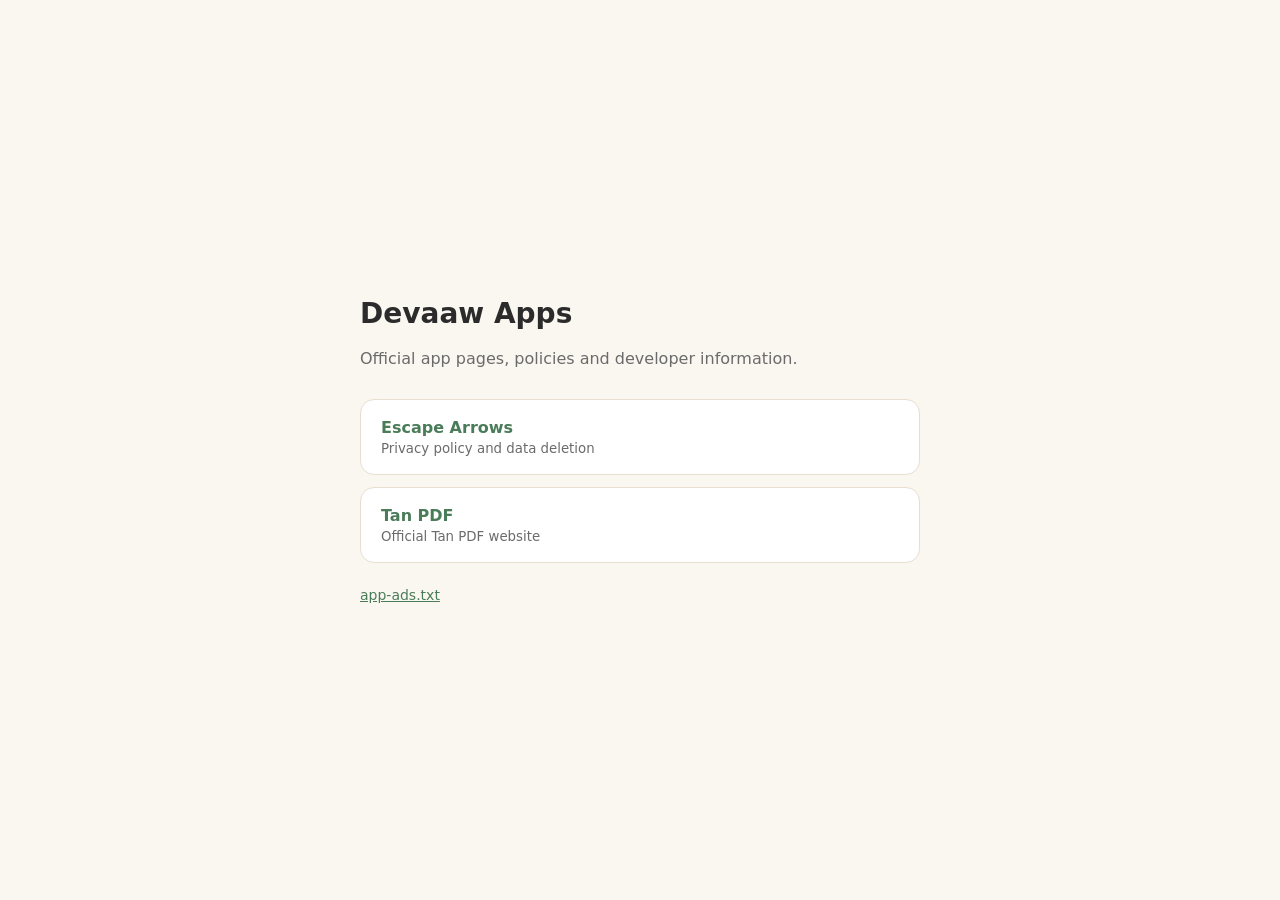
<file: index.html>
<!doctype html>
<html lang="en">
  <head>
    <meta charset="utf-8" />
    <meta name="viewport" content="width=device-width, initial-scale=1" />
    <title>Devaaw Apps</title>
    <style>
      :root { color-scheme: light; }
      body {
        margin: 0;
        font-family: system-ui, -apple-system, Segoe UI, Roboto, sans-serif;
        background: #faf6f0;
        color: #2b2b2b;
        display: flex;
        min-height: 100vh;
        align-items: center;
        justify-content: center;
      }
      main {
        padding: 40px 24px;
        width: 100%;
        max-width: 560px;
      }
      h1 {
        font-size: 28px;
        margin: 0 0 8px;
      }
      p {
        color: #6b6b6b;
        line-height: 1.6;
      }
      ul {
        list-style: none;
        padding: 0;
        margin: 28px 0 0;
      }
      li {
        background: #fff;
        border: 1px solid #e7ded0;
        border-radius: 14px;
        margin-bottom: 12px;
      }
      a {
        color: #4a7c59;
      }
      li a {
        display: block;
        padding: 18px 20px;
        font-weight: 600;
        text-decoration: none;
      }
      small {
        display: block;
        margin-top: 4px;
        color: #6b6b6b;
        font-weight: 400;
      }
      footer {
        margin-top: 24px;
        font-size: 14px;
      }
    </style>
  </head>
  <body>
    <main>
      <h1>Devaaw Apps</h1>
      <p>Official app pages, policies and developer information.</p>
      <ul>
        <li>
          <a href="./escape-arrows/">
            Escape Arrows
            <small>Privacy policy and data deletion</small>
          </a>
        </li>
        <li>
          <a href="./tanpdf/">
            Tan PDF
            <small>Official Tan PDF website</small>
          </a>
        </li>
      </ul>
      <footer>
        <a href="./app-ads.txt">app-ads.txt</a>
      </footer>
    </main>
  </body>
</html>
</file>
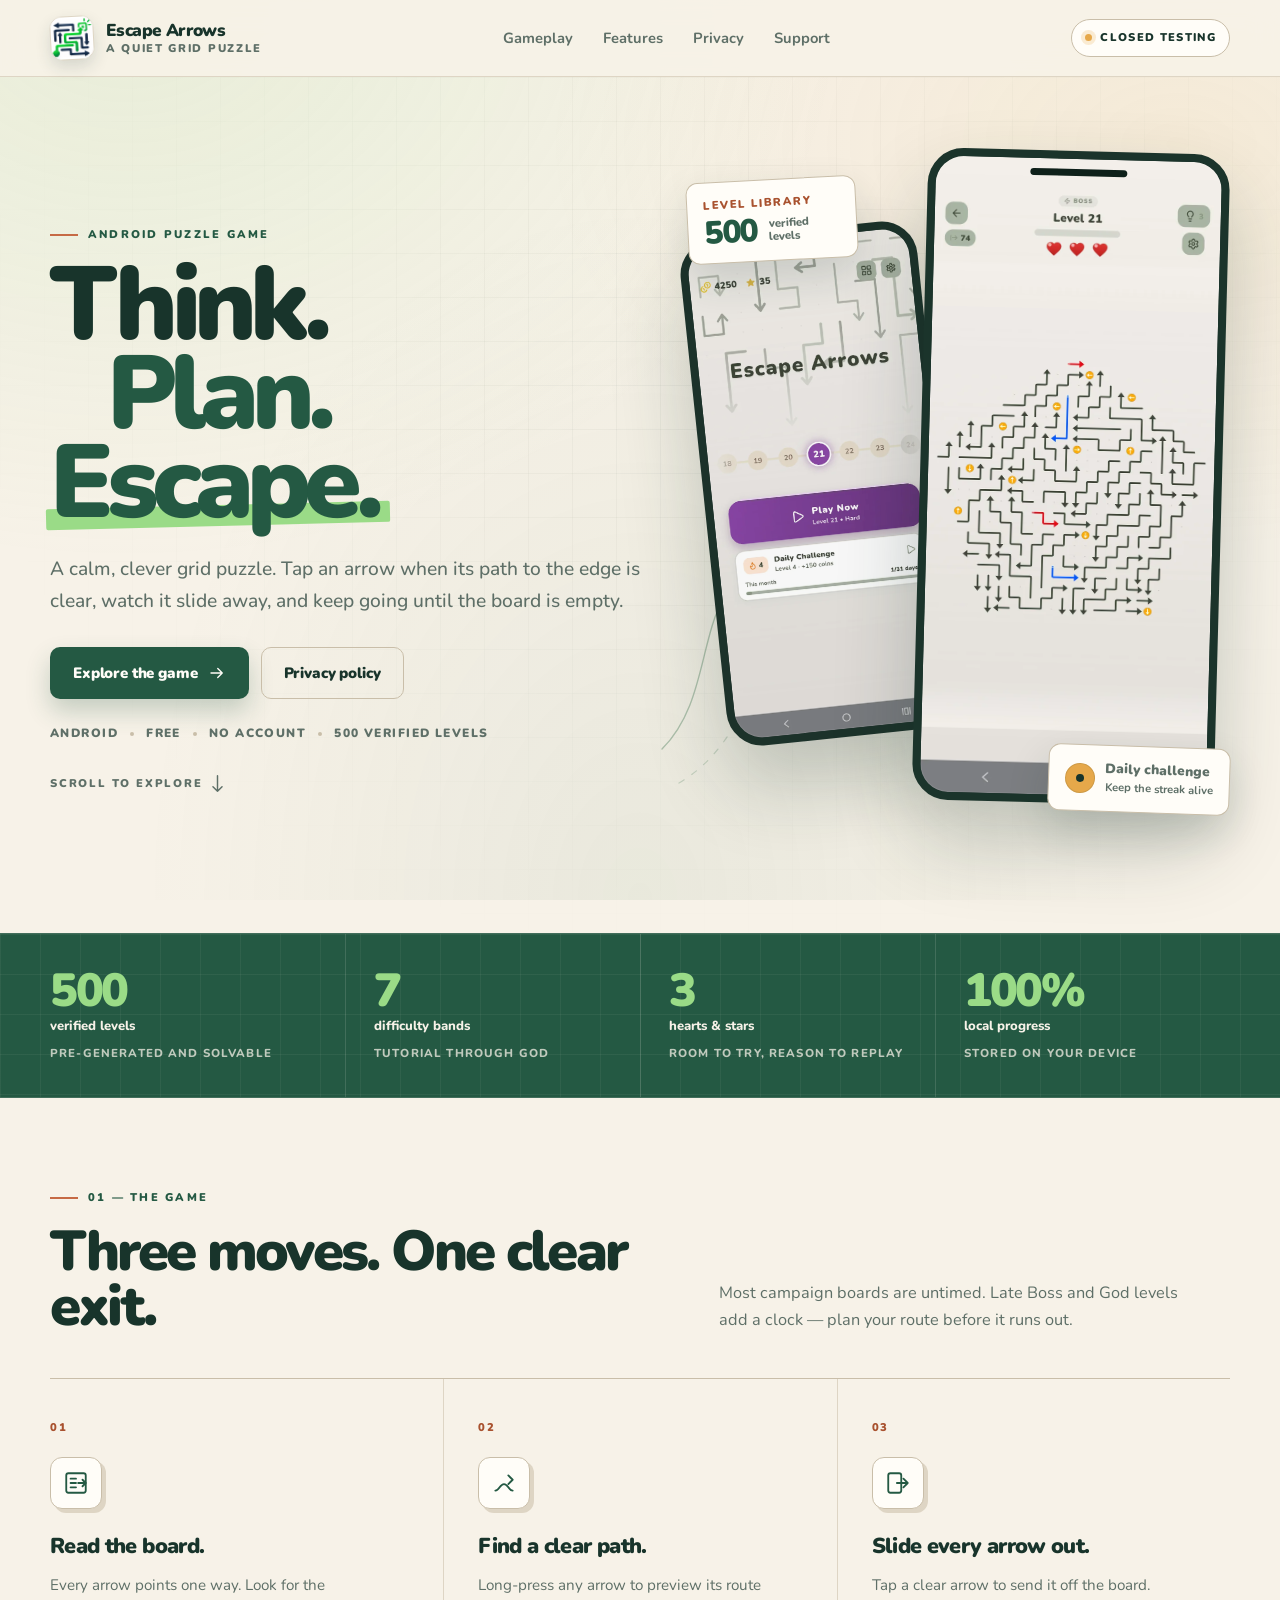
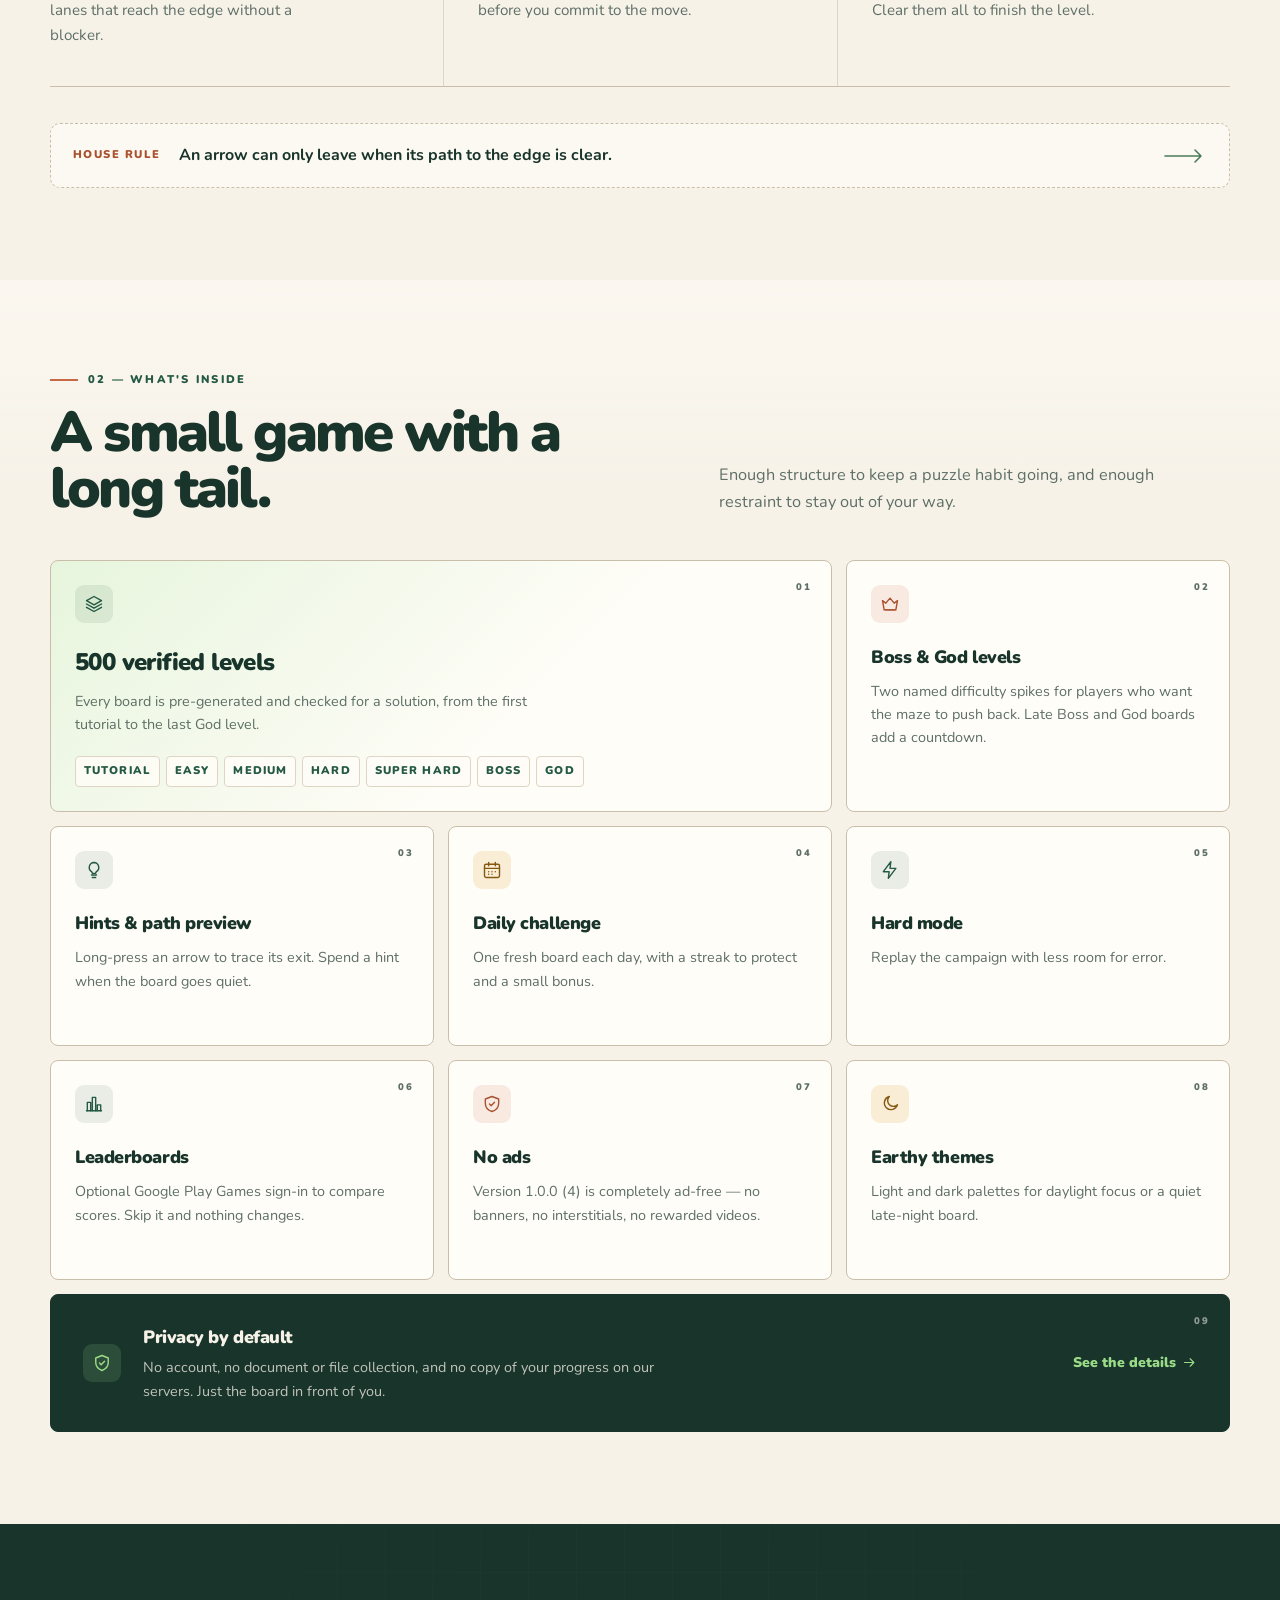
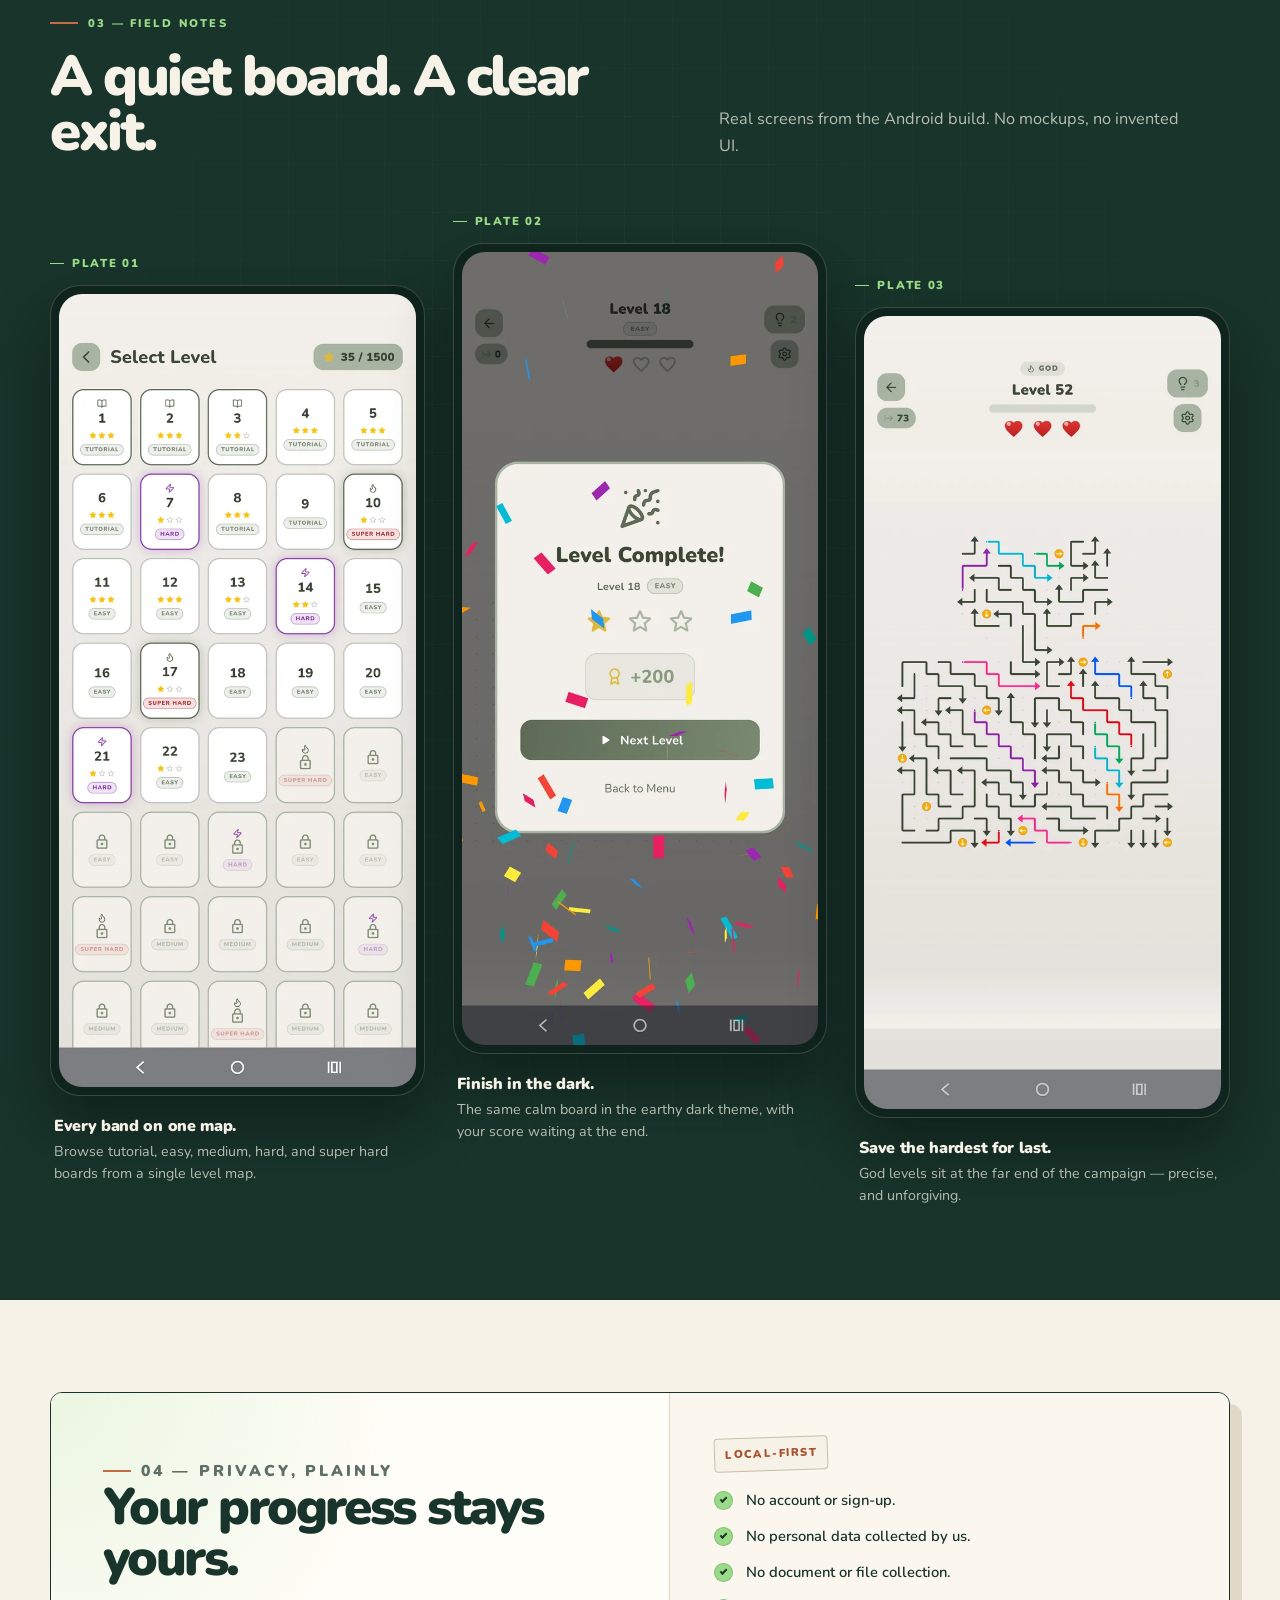
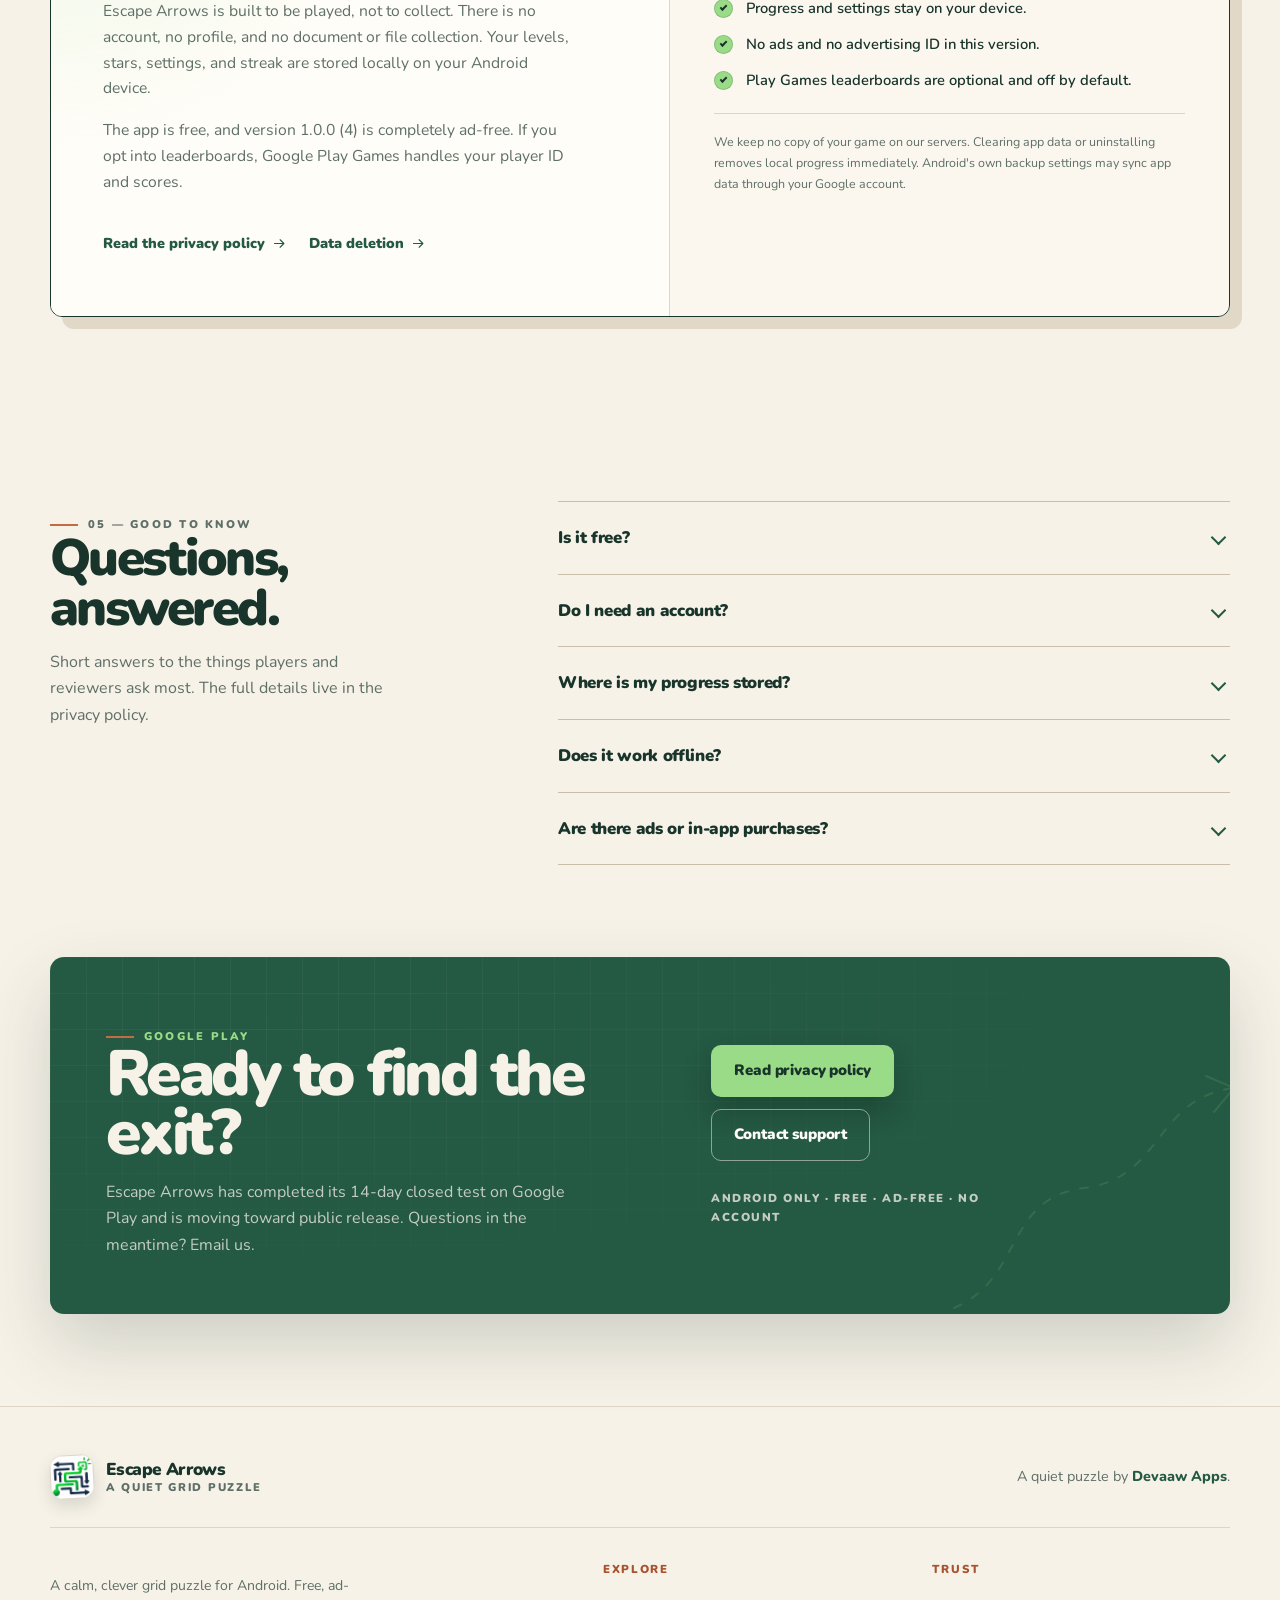
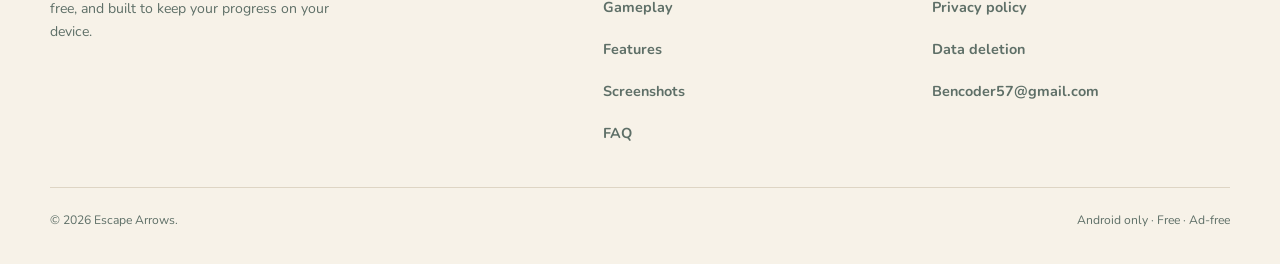
<file: escape-arrows/index.html>
<!doctype html>
<html lang="en">
  <head>
    <meta charset="utf-8" />
    <meta name="viewport" content="width=device-width, initial-scale=1" />
    <title>Escape Arrows — Think. Plan. Escape.</title>
    <meta
      name="description"
      content="Escape Arrows is a calm, clever Android grid puzzle. Slide every arrow out of the maze across 500 verified levels. No account, no ads, no purchases, progress stays local."
    />
    <meta name="color-scheme" content="light" />
    <meta name="theme-color" content="#F7F2E8" />
    <meta name="application-name" content="Escape Arrows" />
    <link rel="canonical" href="https://devaaw.github.io/escape-arrows/" />

    <meta property="og:type" content="website" />
    <meta property="og:site_name" content="Escape Arrows" />
    <meta property="og:title" content="Escape Arrows — Think. Plan. Escape." />
    <meta
      property="og:description"
      content="A calm, clever grid puzzle for Android. Slide every arrow out of the maze across 500 verified levels. Free, no ads, no account, progress stays local."
    />
    <meta property="og:url" content="https://devaaw.github.io/escape-arrows/" />
    <meta property="og:image" content="https://devaaw.github.io/escape-arrows/assets/images/og-image.jpg" />
    <meta property="og:image:type" content="image/jpeg" />
    <meta property="og:image:width" content="1024" />
    <meta property="og:image:height" content="500" />
    <meta property="og:image:alt" content="Escape Arrows key art with the game title, a puzzle board, and the words Think and Plan." />
    <meta name="twitter:card" content="summary_large_image" />
    <meta name="twitter:title" content="Escape Arrows — Think. Plan. Escape." />
    <meta
      name="twitter:description"
      content="A calm, clever grid puzzle for Android. Slide every arrow out of the maze across 500 verified levels."
    />
    <meta name="twitter:image" content="https://devaaw.github.io/escape-arrows/assets/images/og-image.jpg" />
    <meta name="twitter:image:alt" content="Escape Arrows key art with the game title, a puzzle board, and the words Think and Plan." />

    <link rel="icon" href="assets/images/favicon.png" sizes="64x64" type="image/png" />
    <link rel="apple-touch-icon" sizes="180x180" href="assets/images/apple-touch-icon.png" />
    <link rel="preload" href="assets/fonts/Nunito.ttf" as="font" type="font/ttf" crossorigin />
    <link rel="stylesheet" href="assets/styles.css" />
    <script>
      document.documentElement.classList.add("js");
    </script>

    <script type="application/ld+json">
      {
        "@context": "https://schema.org",
        "@type": "SoftwareApplication",
        "name": "Escape Arrows",
        "url": "https://devaaw.github.io/escape-arrows/",
        "image": "https://devaaw.github.io/escape-arrows/assets/images/og-image.jpg",
        "applicationCategory": "GameApplication",
        "operatingSystem": "Android",
        "inLanguage": "en",
        "description": "A calm, clever grid puzzle. Slide every arrow out of the maze across 500 verified levels.",
        "offers": {
          "@type": "Offer",
          "price": "0",
          "priceCurrency": "USD"
        },
        "publisher": {
          "@type": "Organization",
          "name": "Devaaw Apps",
          "url": "https://devaaw.github.io/"
        }
      }
    </script>
  </head>
  <body>
    <a class="skip-link" href="#main">Skip to content</a>

    <header class="site-header">
      <div class="header-inner">
        <a class="brand" href="./">
          <span class="brand-mark">
            <img src="assets/images/logo.png" alt="" width="44" height="44" />
          </span>
          <span class="brand-text">
            <strong>Escape Arrows</strong>
            <small>A quiet grid puzzle</small>
          </span>
        </a>

        <nav class="site-nav" aria-label="Primary navigation">
          <a href="#gameplay">Gameplay</a>
          <a href="#features">Features</a>
          <a href="#privacy">Privacy</a>
          <a href="#support">Support</a>
        </nav>

        <span class="status-pill"><span class="status-dot" aria-hidden="true"></span>Closed testing</span>
      </div>
    </header>

    <main id="main">
      <section class="hero" aria-labelledby="hero-title">
        <div class="shell hero-grid">
          <div class="hero-copy">
            <p class="eyebrow"><span class="eyebrow-rule" aria-hidden="true"></span>Android puzzle game</p>
            <h1 id="hero-title">
              <span>Think.</span>
              <span class="hero-line-2">Plan.</span>
              <span class="hero-accent">Escape.</span>
            </h1>
            <p class="lead">
              A calm, clever grid puzzle. Tap an arrow when its path to the edge is clear,
              watch it slide away, and keep going until the board is empty.
            </p>
            <div class="hero-actions">
              <a class="button button--primary" href="#gameplay">
                Explore the game
                <svg viewBox="0 0 24 24" fill="none" stroke="currentColor" stroke-width="1.8" stroke-linecap="round" stroke-linejoin="round" aria-hidden="true">
                  <path d="M4 12h15M13 6l6 6-6 6" />
                </svg>
              </a>
              <a class="button button--ghost" href="./privacy-policy.html">Privacy policy</a>
            </div>
            <ul class="hero-meta" aria-label="Game facts">
              <li>Android</li>
              <li>Free</li>
              <li>No account</li>
              <li>500 verified levels</li>
            </ul>
            <a class="scroll-cue" href="#proof">
              <span>Scroll to explore</span>
              <svg viewBox="0 0 14 22" fill="none" stroke="currentColor" stroke-width="1.6" stroke-linecap="round" stroke-linejoin="round" aria-hidden="true">
                <path d="M7 2v17M2 14l5 5 5-5" />
              </svg>
            </a>
          </div>

          <div class="hero-visual">
            <svg class="hero-path" viewBox="0 0 620 760" fill="none" aria-hidden="true">
              <defs>
                <marker id="hero-arrow" viewBox="0 0 12 12" refX="10" refY="6" markerWidth="7" markerHeight="7" orient="auto">
                  <path d="M1 1l9 5-9 5" fill="none" stroke="currentColor" stroke-width="1.5" stroke-linecap="round" stroke-linejoin="round" />
                </marker>
              </defs>
              <path
                d="M20 660C90 590 50 470 150 430C260 386 220 250 330 220C440 190 470 90 590 70"
                stroke="currentColor"
                stroke-width="1.6"
                stroke-linecap="round"
                marker-end="url(#hero-arrow)"
                opacity="0.72"
              />
              <path
                class="dash"
                d="M40 700C140 640 120 520 230 480C340 440 300 300 420 260C500 234 540 160 600 140"
                stroke="currentColor"
                stroke-width="1.4"
                stroke-linecap="round"
                opacity="0.45"
              />
            </svg>

            <div class="phone-stack">
              <div class="phone phone--back">
                <img
                  src="assets/images/screenshot-home.webp"
                  alt="Escape Arrows home screen with a Play Now button, current level, hard mode, and the daily challenge streak."
                  width="640"
                  height="1423"
                  decoding="async"
                />
              </div>
              <div class="phone phone--front">
                <img
                  src="assets/images/screenshot-boss.webp"
                  alt="Escape Arrows Boss Level 21 gameplay screen showing the BOSS difficulty label and a grid of arrow tiles."
                  width="640"
                  height="1423"
                  decoding="async"
                  fetchpriority="high"
                />
              </div>

              <div class="float-card float-card--levels" aria-hidden="true">
                <span class="float-kicker">Level library</span>
                <strong>500</strong>
                <span>verified levels</span>
              </div>

              <div class="float-card float-card--daily" aria-hidden="true">
                <span class="daily-dot"></span>
                <span>
                  <strong>Daily challenge</strong>
                  <span>Keep the streak alive</span>
                </span>
              </div>
            </div>
          </div>
        </div>
      </section>

      <section class="proof" id="proof" aria-label="Game facts at a glance">
        <div class="shell proof-grid">
          <div class="proof-item">
            <strong>500</strong>
            <span>verified levels</span>
            <small>Pre-generated and solvable</small>
          </div>
          <div class="proof-item">
            <strong>7</strong>
            <span>difficulty bands</span>
            <small>Tutorial through God</small>
          </div>
          <div class="proof-item">
            <strong>3</strong>
            <span>hearts &amp; stars</span>
            <small>Room to try, reason to replay</small>
          </div>
          <div class="proof-item">
            <strong>100%</strong>
            <span>local progress</span>
            <small>Stored on your device</small>
          </div>
        </div>
      </section>

      <section class="section gameplay" id="gameplay" aria-labelledby="gameplay-title">
        <div class="shell">
          <div class="section-head section-head--split reveal">
            <div>
              <p class="eyebrow"><span class="eyebrow-rule" aria-hidden="true"></span>01 — The game</p>
              <h2 id="gameplay-title">Three moves. One clear exit.</h2>
            </div>
            <p class="section-intro">
              Most campaign boards are untimed. Late Boss and God levels add a clock
              — plan your route before it runs out.
            </p>
          </div>

          <div class="steps">
            <article class="step reveal">
              <span class="step-num">01</span>
              <span class="step-icon" aria-hidden="true">
                <svg viewBox="0 0 24 24" fill="none" stroke="currentColor" stroke-width="1.7" stroke-linecap="round" stroke-linejoin="round">
                  <rect x="3" y="3" width="18" height="18" rx="2" />
                  <path d="M7 8h5M7 12h5M7 16h5" />
                  <path d="M14 12h7M18 9l3 3-3 3" />
                </svg>
              </span>
              <h3>Read the board.</h3>
              <p>Every arrow points one way. Look for the lanes that reach the edge without a blocker.</p>
            </article>

            <article class="step reveal">
              <span class="step-num">02</span>
              <span class="step-icon" aria-hidden="true">
                <svg viewBox="0 0 24 24" fill="none" stroke="currentColor" stroke-width="1.7" stroke-linecap="round" stroke-linejoin="round">
                  <path d="M4 19c4 0 4-6 8-6s4 6 8 6" />
                  <path d="M16 5l4 4-4 4" />
                </svg>
              </span>
              <h3>Find a clear path.</h3>
              <p>Long-press any arrow to preview its route before you commit to the move.</p>
            </article>

            <article class="step reveal">
              <span class="step-num">03</span>
              <span class="step-icon" aria-hidden="true">
                <svg viewBox="0 0 24 24" fill="none" stroke="currentColor" stroke-width="1.7" stroke-linecap="round" stroke-linejoin="round">
                  <rect x="3" y="3" width="12" height="18" rx="2" />
                  <path d="M11 12h10M17 8l4 4-4 4" />
                </svg>
              </span>
              <h3>Slide every arrow out.</h3>
              <p>Tap a clear arrow to send it off the board. Clear them all to finish the level.</p>
            </article>
          </div>

          <aside class="rule-note reveal">
            <span>House rule</span>
            <p>An arrow can only leave when its path to the edge is clear.</p>
            <svg viewBox="0 0 44 20" fill="none" stroke="currentColor" stroke-width="1.6" stroke-linecap="round" stroke-linejoin="round" aria-hidden="true">
              <path d="M2 10h36M32 4l6 6-6 6" />
            </svg>
          </aside>
        </div>
      </section>

      <section class="section features" id="features" aria-labelledby="features-title">
        <div class="shell">
          <div class="section-head section-head--split reveal">
            <div>
              <p class="eyebrow"><span class="eyebrow-rule" aria-hidden="true"></span>02 — What's inside</p>
              <h2 id="features-title">A small game with a long tail.</h2>
            </div>
            <p class="section-intro">
              Enough structure to keep a puzzle habit going, and enough restraint
              to stay out of your way.
            </p>
          </div>

          <div class="feature-grid">
            <article class="feature feature--wide reveal">
              <span class="feature-index" aria-hidden="true">01</span>
              <span class="feature-icon" aria-hidden="true">
                <svg viewBox="0 0 24 24" fill="none" stroke="currentColor" stroke-width="1.7" stroke-linecap="round" stroke-linejoin="round">
                  <path d="M12 3l9 5-9 5-9-5 9-5Z" />
                  <path d="M3 12l9 5 9-5" />
                  <path d="M3 16l9 5 9-5" />
                </svg>
              </span>
              <h3>500 verified levels</h3>
              <p>
                Every board is pre-generated and checked for a solution, from the first
                tutorial to the last God level.
              </p>
              <div class="tag-row" role="list" aria-label="Difficulty bands">
                <span class="tag" role="listitem">Tutorial</span>
                <span class="tag" role="listitem">Easy</span>
                <span class="tag" role="listitem">Medium</span>
                <span class="tag" role="listitem">Hard</span>
                <span class="tag" role="listitem">Super Hard</span>
                <span class="tag" role="listitem">Boss</span>
                <span class="tag" role="listitem">God</span>
              </div>
            </article>

            <article class="feature feature--clay reveal">
              <span class="feature-index" aria-hidden="true">02</span>
              <span class="feature-icon" aria-hidden="true">
                <svg viewBox="0 0 24 24" fill="none" stroke="currentColor" stroke-width="1.7" stroke-linecap="round" stroke-linejoin="round">
                  <path d="M3 8l4 3 5-6 5 6 4-3-2 11H5L3 8Z" />
                  <path d="M6 19h12" />
                </svg>
              </span>
              <h3>Boss &amp; God levels</h3>
              <p>Two named difficulty spikes for players who want the maze to push back. Late Boss and God boards add a countdown.</p>
            </article>

            <article class="feature reveal">
              <span class="feature-index" aria-hidden="true">03</span>
              <span class="feature-icon" aria-hidden="true">
                <svg viewBox="0 0 24 24" fill="none" stroke="currentColor" stroke-width="1.7" stroke-linecap="round" stroke-linejoin="round">
                  <path d="M9 18h6M10 21h4" />
                  <path d="M12 3a6 6 0 0 0-3 11c.7.5 1 1.3 1 2h4c0-.7.3-1.5 1-2a6 6 0 0 0-3-11Z" />
                </svg>
              </span>
              <h3>Hints &amp; path preview</h3>
              <p>Long-press an arrow to trace its exit. Spend a hint when the board goes quiet.</p>
            </article>

            <article class="feature feature--amber reveal">
              <span class="feature-index" aria-hidden="true">04</span>
              <span class="feature-icon" aria-hidden="true">
                <svg viewBox="0 0 24 24" fill="none" stroke="currentColor" stroke-width="1.7" stroke-linecap="round" stroke-linejoin="round">
                  <rect x="3" y="5" width="18" height="16" rx="2" />
                  <path d="M16 3v4M8 3v4M3 10h18" />
                  <path d="M8 14h.01M12 14h.01M16 14h.01M8 17h.01M12 17h.01" />
                </svg>
              </span>
              <h3>Daily challenge</h3>
              <p>One fresh board each day, with a streak to protect and a small bonus.</p>
            </article>

            <article class="feature reveal">
              <span class="feature-index" aria-hidden="true">05</span>
              <span class="feature-icon" aria-hidden="true">
                <svg viewBox="0 0 24 24" fill="none" stroke="currentColor" stroke-width="1.7" stroke-linecap="round" stroke-linejoin="round">
                  <path d="M13 2 4 14h7l-1 8 9-12h-7l1-8Z" />
                </svg>
              </span>
              <h3>Hard mode</h3>
              <p>Replay the campaign with less room for error.</p>
            </article>

            <article class="feature reveal">
              <span class="feature-index" aria-hidden="true">06</span>
              <span class="feature-icon" aria-hidden="true">
                <svg viewBox="0 0 24 24" fill="none" stroke="currentColor" stroke-width="1.7" stroke-linecap="round" stroke-linejoin="round">
                  <path d="M4 20V10h4v10M10 20V4h4v16M16 20v-7h4v7" />
                  <path d="M3 20h18" />
                </svg>
              </span>
              <h3>Leaderboards</h3>
              <p>Optional Google Play Games sign-in to compare scores. Skip it and nothing changes.</p>
            </article>

            <article class="feature feature--clay reveal">
              <span class="feature-index" aria-hidden="true">07</span>
              <span class="feature-icon" aria-hidden="true">
                <svg viewBox="0 0 24 24" fill="none" stroke="currentColor" stroke-width="1.7" stroke-linecap="round" stroke-linejoin="round">
                  <path d="M12 3 4 6v5c0 5 3.4 8.5 8 10 4.6-1.5 8-5 8-10V6l-8-3Z" />
                  <path d="m9 12 2 2 4-4" />
                </svg>
              </span>
              <h3>No ads</h3>
              <p>Version 1.0.0 (4) is completely ad-free — no banners, no interstitials, no rewarded videos.</p>
            </article>

            <article class="feature feature--amber reveal">
              <span class="feature-index" aria-hidden="true">08</span>
              <span class="feature-icon" aria-hidden="true">
                <svg viewBox="0 0 24 24" fill="none" stroke="currentColor" stroke-width="1.7" stroke-linecap="round" stroke-linejoin="round">
                  <path d="M21 12.8A8 8 0 1 1 11.2 3 6.5 6.5 0 0 0 21 12.8Z" />
                </svg>
              </span>
              <h3>Earthy themes</h3>
              <p>Light and dark palettes for daylight focus or a quiet late-night board.</p>
            </article>

            <article class="feature feature--dark reveal">
              <span class="feature-index" aria-hidden="true">09</span>
              <span class="feature-icon" aria-hidden="true">
                <svg viewBox="0 0 24 24" fill="none" stroke="currentColor" stroke-width="1.7" stroke-linecap="round" stroke-linejoin="round">
                  <path d="M12 3 4.5 6v5.5c0 4.6 3.2 7.8 7.5 9.5 4.3-1.7 7.5-4.9 7.5-9.5V6L12 3Z" />
                  <path d="m9 12 2 2 4-4" />
                </svg>
              </span>
              <div>
                <h3>Privacy by default</h3>
                <p>No account, no document or file collection, and no copy of your progress on our servers. Just the board in front of you.</p>
              </div>
              <a class="feature-link" href="#privacy">
                See the details
                <svg viewBox="0 0 24 24" fill="none" stroke="currentColor" stroke-width="1.8" stroke-linecap="round" stroke-linejoin="round" aria-hidden="true">
                  <path d="M4 12h15M13 6l6 6-6 6" />
                </svg>
              </a>
            </article>
          </div>
        </div>
      </section>

      <section class="gallery" id="screenshots" aria-labelledby="gallery-title">
        <div class="shell">
          <div class="section-head section-head--split reveal">
            <div>
              <p class="eyebrow"><span class="eyebrow-rule" aria-hidden="true"></span>03 — Field notes</p>
              <h2 id="gallery-title">A quiet board. A clear exit.</h2>
            </div>
            <p class="section-intro">
              Real screens from the Android build. No mockups, no invented UI.
            </p>
          </div>

          <div class="gallery-grid">
            <figure class="shot reveal">
              <span class="plate">Plate 01</span>
              <div class="phone-frame">
                <img
                  src="assets/images/screenshot-levels-gallery.webp"
                  srcset="assets/images/screenshot-levels.webp 640w, assets/images/screenshot-levels-gallery.webp 800w"
                  sizes="(max-width: 760px) min(320px, 90vw), (max-width: 1000px) calc((100vw - 72px) / 2), (min-width: 1228px) 375px, calc((100vw - 104px) / 3)"
                  alt="Level select screen with numbered level tiles and difficulty labels including Tutorial, Easy, Medium, Hard, and Super Hard."
                  width="800"
                  height="1778"
                  loading="lazy"
                  decoding="async"
                />
              </div>
              <figcaption>
                <strong>Every band on one map.</strong>
                Browse tutorial, easy, medium, hard, and super hard boards from a single level map.
              </figcaption>
            </figure>

            <figure class="shot reveal">
              <span class="plate">Plate 02</span>
              <div class="phone-frame">
                <img
                  src="assets/images/screenshot-dark-gallery.webp"
                  srcset="assets/images/screenshot-dark.webp 640w, assets/images/screenshot-dark-gallery.webp 800w"
                  sizes="(max-width: 760px) min(320px, 90vw), (max-width: 1000px) calc((100vw - 72px) / 2), (min-width: 1228px) 375px, calc((100vw - 104px) / 3)"
                  alt="Dark-theme level complete screen showing the puzzle board behind a Level Complete panel for Level 18 with a plus 200 score and Next Level button."
                  width="800"
                  height="1778"
                  loading="lazy"
                  decoding="async"
                />
              </div>
              <figcaption>
                <strong>Finish in the dark.</strong>
                The same calm board in the earthy dark theme, with your score waiting at the end.
              </figcaption>
            </figure>

            <figure class="shot reveal">
              <span class="plate">Plate 03</span>
              <div class="phone-frame">
                <img
                  src="assets/images/screenshot-god-gallery.webp"
                  srcset="assets/images/screenshot-god.webp 640w, assets/images/screenshot-god-gallery.webp 800w"
                  sizes="(max-width: 760px) min(320px, 90vw), (max-width: 1000px) calc((100vw - 72px) / 2), (min-width: 1228px) 375px, calc((100vw - 104px) / 3)"
                  alt="God Level 52 gameplay screen showing the GOD difficulty label and the arrow board."
                  width="800"
                  height="1778"
                  loading="lazy"
                  decoding="async"
                />
              </div>
              <figcaption>
                <strong>Save the hardest for last.</strong>
                God levels sit at the far end of the campaign — precise, and unforgiving.
              </figcaption>
            </figure>
          </div>
        </div>
      </section>

      <section class="section privacy" id="privacy" aria-labelledby="privacy-title">
        <div class="shell">
          <div class="privacy-card reveal">
            <div class="privacy-copy">
              <p class="eyebrow"><span class="eyebrow-rule" aria-hidden="true"></span>04 — Privacy, plainly</p>
              <h2 id="privacy-title">Your progress stays yours.</h2>
              <p>
                Escape Arrows is built to be played, not to collect. There is no account,
                no profile, and no document or file collection. Your levels, stars, settings,
                and streak are stored locally on your Android device.
              </p>
              <p>
                The app is free, and version 1.0.0 (4) is completely ad-free. If you opt
                into leaderboards, Google Play Games handles your player ID and scores.
              </p>
              <div class="privacy-links">
                <a class="text-link" href="./privacy-policy.html">
                  Read the privacy policy
                  <svg viewBox="0 0 24 24" fill="none" stroke="currentColor" stroke-width="1.8" stroke-linecap="round" stroke-linejoin="round" aria-hidden="true">
                    <path d="M4 12h15M13 6l6 6-6 6" />
                  </svg>
                </a>
                <a class="text-link" href="./delete-data.html">
                  Data deletion
                  <svg viewBox="0 0 24 24" fill="none" stroke="currentColor" stroke-width="1.8" stroke-linecap="round" stroke-linejoin="round" aria-hidden="true">
                    <path d="M4 12h15M13 6l6 6-6 6" />
                  </svg>
                </a>
              </div>
            </div>

            <div class="privacy-side">
              <span class="stamp">Local-first</span>
              <ul class="check-list">
                <li>No account or sign-up.</li>
                <li>No personal data collected by us.</li>
                <li>No document or file collection.</li>
                <li>Progress and settings stay on your device.</li>
                <li>No ads and no advertising ID in this version.</li>
                <li>Play Games leaderboards are optional and off by default.</li>
              </ul>
              <p class="privacy-note">
                We keep no copy of your game on our servers. Clearing app data or uninstalling removes
                local progress immediately. Android's own backup settings may sync app
                data through your Google account.
              </p>
            </div>
          </div>
        </div>
      </section>

      <section class="section faq" id="faq" aria-labelledby="faq-title">
        <div class="shell faq-grid">
          <div class="faq-intro reveal">
            <p class="eyebrow"><span class="eyebrow-rule" aria-hidden="true"></span>05 — Good to know</p>
            <h2 id="faq-title">Questions, answered.</h2>
            <p>
              Short answers to the things players and reviewers ask most. The full
              details live in the privacy policy.
            </p>
          </div>

          <div class="faq-list reveal">
            <details>
              <summary>Is it free?</summary>
              <p>Yes. Escape Arrows is free to play, with no ads in version 1.0.0 (4) and no in-app purchases.</p>
            </details>
            <details>
              <summary>Do I need an account?</summary>
              <p>No. You can play without signing in. Google Play Games sign-in is optional and only used for leaderboards.</p>
            </details>
            <details>
              <summary>Where is my progress stored?</summary>
              <p>Locally on your device, in Android app storage. We do not keep a copy on our servers.</p>
            </details>
            <details>
              <summary>Does it work offline?</summary>
              <p>Yes. The puzzle itself works offline. Leaderboards and app updates need a connection.</p>
            </details>
            <details>
              <summary>Are there ads or in-app purchases?</summary>
              <p>No. Version 1.0.0 (4) is completely ad-free. There are no in-app purchases.</p>
            </details>
          </div>
        </div>
      </section>

      <section class="cta" id="support" aria-labelledby="cta-title">
        <div class="shell">
          <div class="cta-card reveal">
            <svg class="cta-arrow" viewBox="0 0 320 320" fill="none" aria-hidden="true">
              <path d="M20 270C90 240 70 160 150 150c80-10 70-90 150-100" stroke="currentColor" stroke-width="2" stroke-linecap="round" stroke-dasharray="8 12" />
              <path d="M272 38l28 12-20 24" stroke="currentColor" stroke-width="2" stroke-linecap="round" stroke-linejoin="round" />
            </svg>
            <div class="cta-copy">
              <p class="eyebrow"><span class="eyebrow-rule" aria-hidden="true"></span>Google Play</p>
              <h2 id="cta-title">Ready to find the exit?</h2>
              <p>
                Escape Arrows has completed its 14-day closed test on Google Play and is
                moving toward public release. Questions in the meantime? Email us.
              </p>
            </div>
            <div class="cta-actions">
              <a class="button button--lime" href="./privacy-policy.html">Read privacy policy</a>
              <a class="button button--outline-light" href="mailto:Bencoder57@gmail.com">Contact support</a>
              <p class="cta-note">Android only · Free · Ad-free · No account</p>
            </div>
          </div>
        </div>
      </section>
    </main>

    <footer class="site-footer">
      <div class="shell footer-top">
        <a class="brand" href="./">
          <span class="brand-mark">
            <img src="assets/images/logo.png" alt="" width="44" height="44" />
          </span>
          <span class="brand-text">
            <strong>Escape Arrows</strong>
            <small>A quiet grid puzzle</small>
          </span>
        </a>
        <p>A quiet puzzle by <a href="https://devaaw.github.io/">Devaaw Apps</a>.</p>
      </div>

      <div class="shell footer-grid">
        <div class="footer-about">
          <p>
            A calm, clever grid puzzle for Android. Free, ad-free, and built to
            keep your progress on your device.
          </p>
        </div>
        <nav class="footer-col" aria-label="Explore">
          <h3>Explore</h3>
          <a href="#gameplay">Gameplay</a>
          <a href="#features">Features</a>
          <a href="#screenshots">Screenshots</a>
          <a href="#faq">FAQ</a>
        </nav>
        <nav class="footer-col" aria-label="Trust and support">
          <h3>Trust</h3>
          <a href="./privacy-policy.html">Privacy policy</a>
          <a href="./delete-data.html">Data deletion</a>
          <a href="mailto:Bencoder57@gmail.com">Bencoder57@gmail.com</a>
        </nav>
      </div>

      <div class="shell footer-bottom">
        <p>© 2026 Escape Arrows.</p>
        <p>Android only · Free · Ad-free</p>
      </div>
    </footer>

    <script>
      (function () {
        var reveals = document.querySelectorAll(".reveal");
        if (!("IntersectionObserver" in window)) {
          reveals.forEach(function (element) {
            element.classList.add("is-visible");
          });
          return;
        }
        var observer = new IntersectionObserver(
          function (entries) {
            entries.forEach(function (entry) {
              if (entry.isIntersecting) {
                entry.target.classList.add("is-visible");
                observer.unobserve(entry.target);
              }
            });
          },
          { rootMargin: "0px 0px -8% 0px", threshold: 0.08 }
        );
        reveals.forEach(function (element) {
          observer.observe(element);
        });
      })();
    </script>
  </body>
</html>
</file>
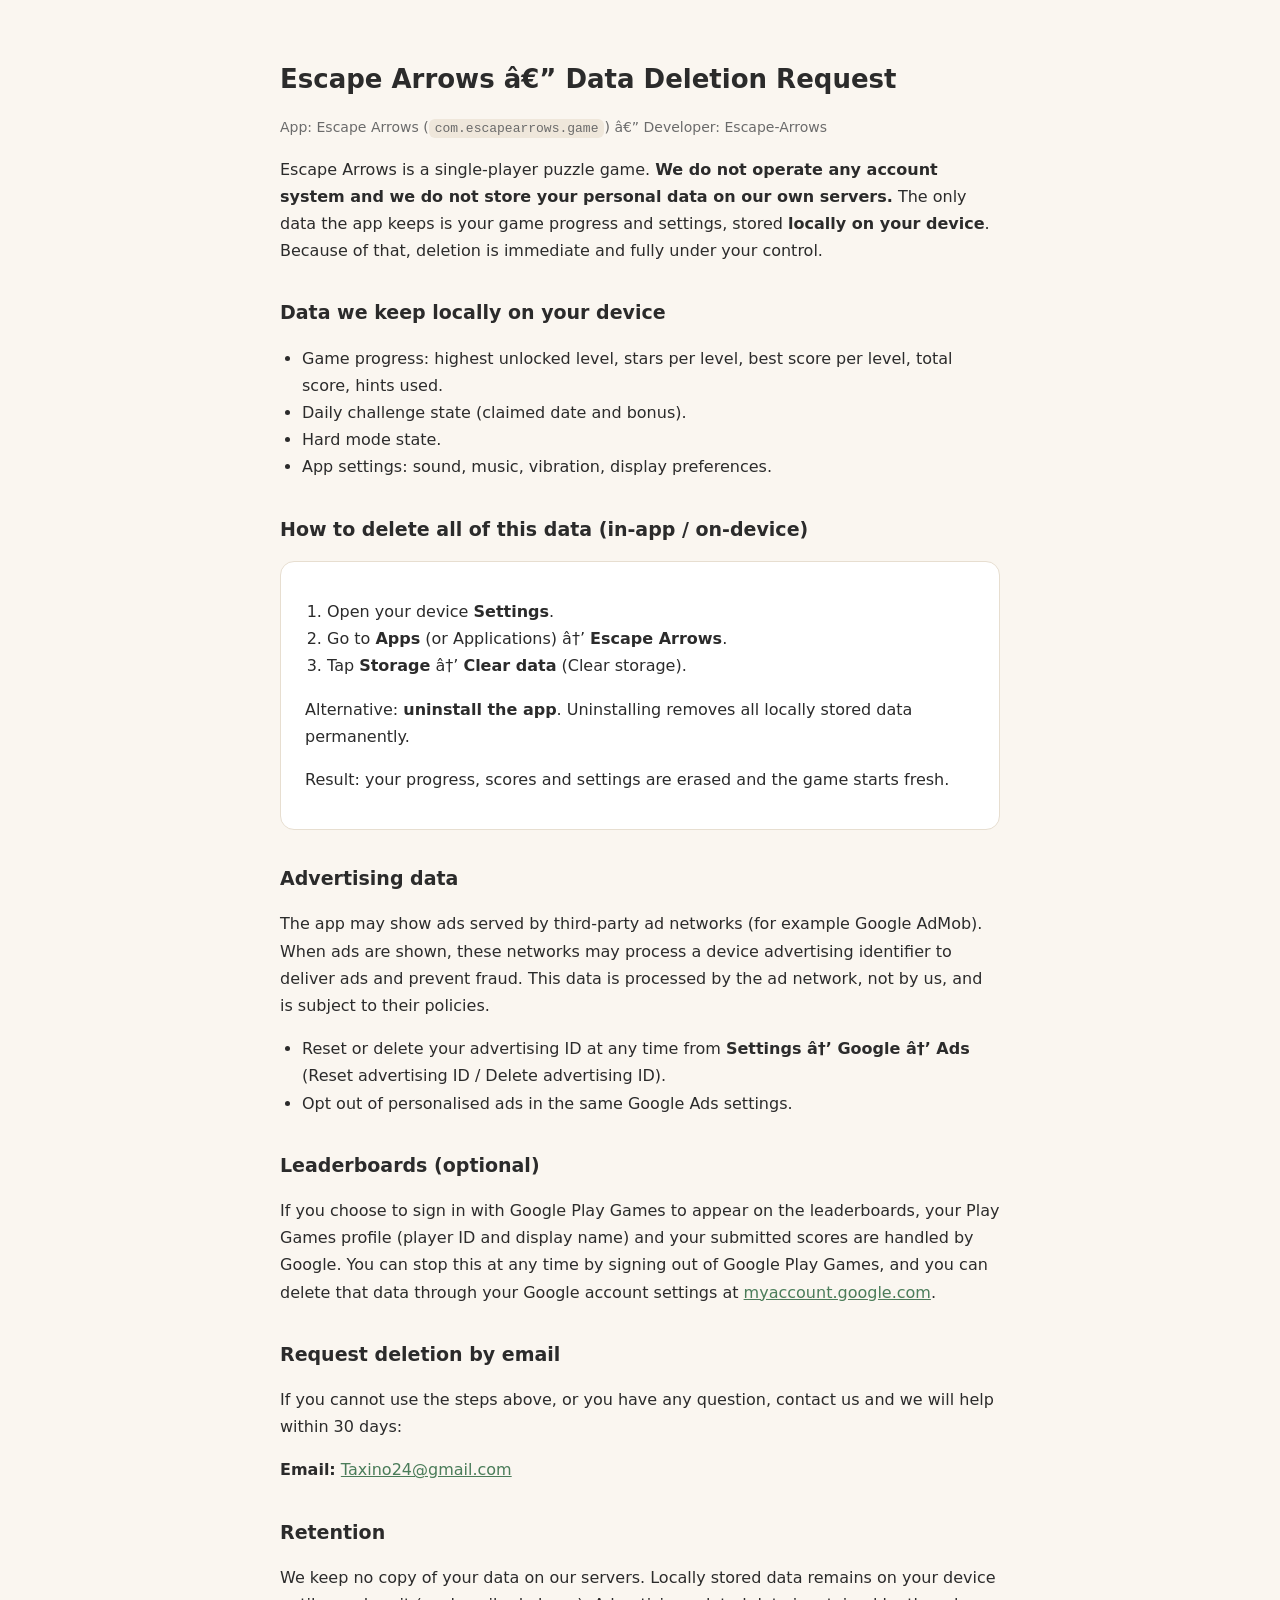
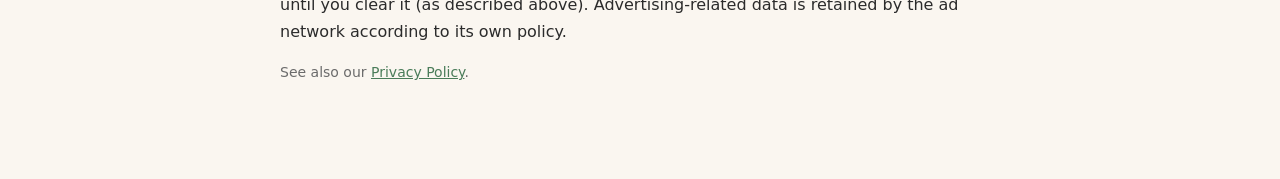
<file: delete-data.html>
﻿<!doctype html>
<html lang="en">
  <head>
    <meta charset="utf-8" />
    <meta name="viewport" content="width=device-width, initial-scale=1" />
    <title>Escape Arrows â€” Data Deletion</title>
    <style>
      :root { color-scheme: light; }
      body {
        margin: 0;
        font-family: system-ui, -apple-system, Segoe UI, Roboto, sans-serif;
        background: #faf6f0;
        color: #2b2b2b;
        line-height: 1.7;
      }
      main {
        max-width: 720px;
        margin: 0 auto;
        padding: 40px 24px 80px;
      }
      h1 { font-size: 26px; margin-bottom: 4px; }
      h2 { font-size: 19px; margin-top: 32px; }
      .muted { color: #6b6b6b; font-size: 14px; }
      code {
        background: #efe7db;
        padding: 2px 6px;
        border-radius: 6px;
        font-size: 13px;
      }
      ol, ul { padding-left: 22px; }
      a { color: #4a7c59; }
      .card {
        background: #fff;
        border: 1px solid #e7ded0;
        border-radius: 14px;
        padding: 20px 24px;
        margin-top: 16px;
      }
    </style>
  </head>
  <body>
    <main>
      <h1>Escape Arrows â€” Data Deletion Request</h1>
      <p class="muted">App: Escape Arrows (<code>com.escapearrows.game</code>) â€” Developer: Escape-Arrows</p>

      <p>
        Escape Arrows is a single-player puzzle game. <strong>We do not operate any
        account system and we do not store your personal data on our own servers.</strong>
        The only data the app keeps is your game progress and settings, stored
        <strong>locally on your device</strong>. Because of that, deletion is immediate
        and fully under your control.
      </p>

      <h2>Data we keep locally on your device</h2>
      <ul>
        <li>Game progress: highest unlocked level, stars per level, best score per level, total score, hints used.</li>
        <li>Daily challenge state (claimed date and bonus).</li>
        <li>Hard mode state.</li>
        <li>App settings: sound, music, vibration, display preferences.</li>
      </ul>

      <h2>How to delete all of this data (in-app / on-device)</h2>
      <div class="card">
        <ol>
          <li>Open your device <strong>Settings</strong>.</li>
          <li>Go to <strong>Apps</strong> (or Applications) â†’ <strong>Escape Arrows</strong>.</li>
          <li>Tap <strong>Storage</strong> â†’ <strong>Clear data</strong> (Clear storage).</li>
        </ol>
        <p>
          Alternative: <strong>uninstall the app</strong>. Uninstalling removes all locally
          stored data permanently.
        </p>
        <p>
          Result: your progress, scores and settings are erased and the game starts fresh.
        </p>
      </div>

      <h2>Advertising data</h2>
      <p>
        The app may show ads served by third-party ad networks (for example Google
        AdMob). When ads are shown, these networks may process a device advertising
        identifier to deliver ads and prevent fraud. This data is processed by the ad
        network, not by us, and is subject to their policies.
      </p>
      <ul>
        <li>Reset or delete your advertising ID at any time from <strong>Settings â†’ Google â†’ Ads</strong> (Reset advertising ID / Delete advertising ID).</li>
        <li>Opt out of personalised ads in the same Google Ads settings.</li>
      </ul>

      <h2>Leaderboards (optional)</h2>
      <p>
        If you choose to sign in with Google Play Games to appear on the leaderboards,
        your Play Games profile (player ID and display name) and your submitted scores
        are handled by Google. You can stop this at any time by signing out of Google
        Play Games, and you can delete that data through your Google account settings
        at <a href="https://myaccount.google.com/">myaccount.google.com</a>.
      </p>

      <h2>Request deletion by email</h2>
      <p>
        If you cannot use the steps above, or you have any question, contact us and we
        will help within 30 days:
      </p>
      <p><strong>Email:</strong> <a href="mailto:Taxino24@gmail.com">Taxino24@gmail.com</a></p>

      <h2>Retention</h2>
      <p>
        We keep no copy of your data on our servers. Locally stored data remains on your
        device until you clear it (as described above). Advertising-related data is
        retained by the ad network according to its own policy.
      </p>

      <p class="muted">
        See also our <a href="./privacy-policy.html">Privacy Policy</a>.
      </p>
    </main>
  </body>
</html>
</file>
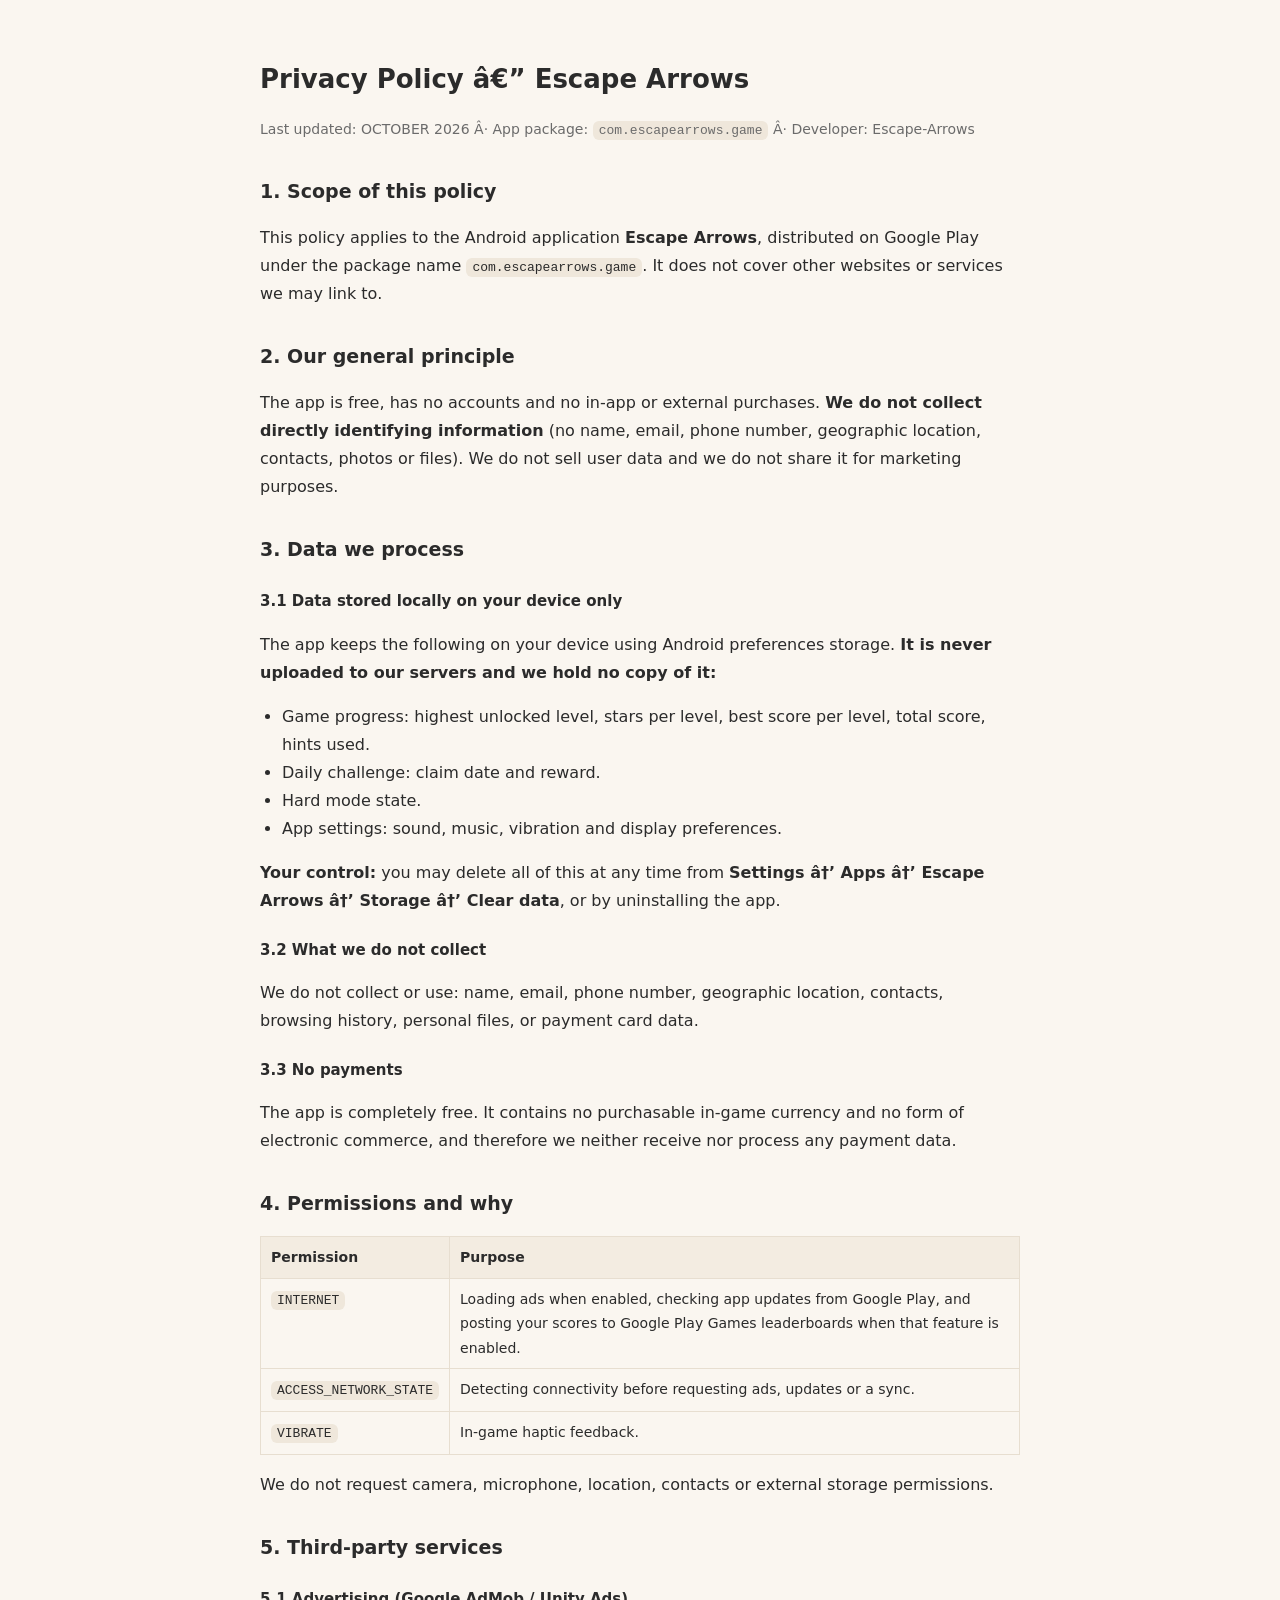
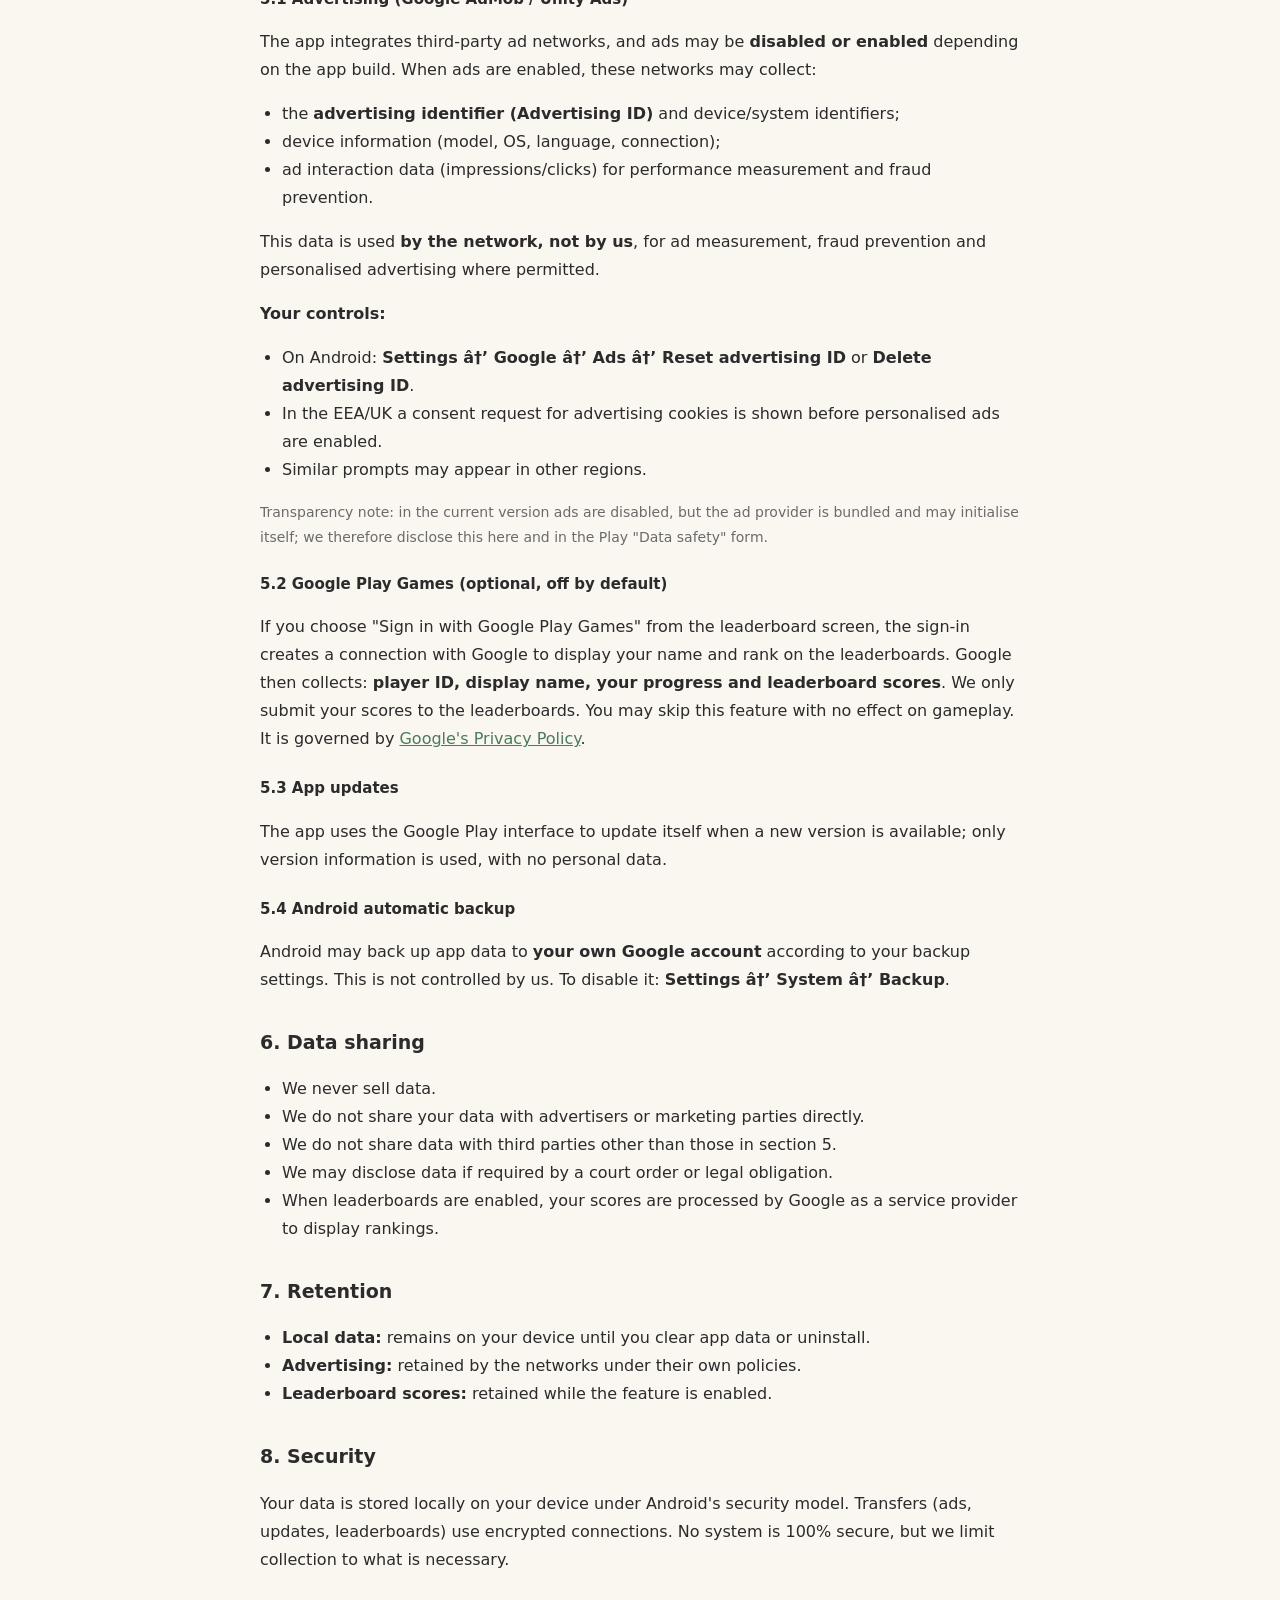
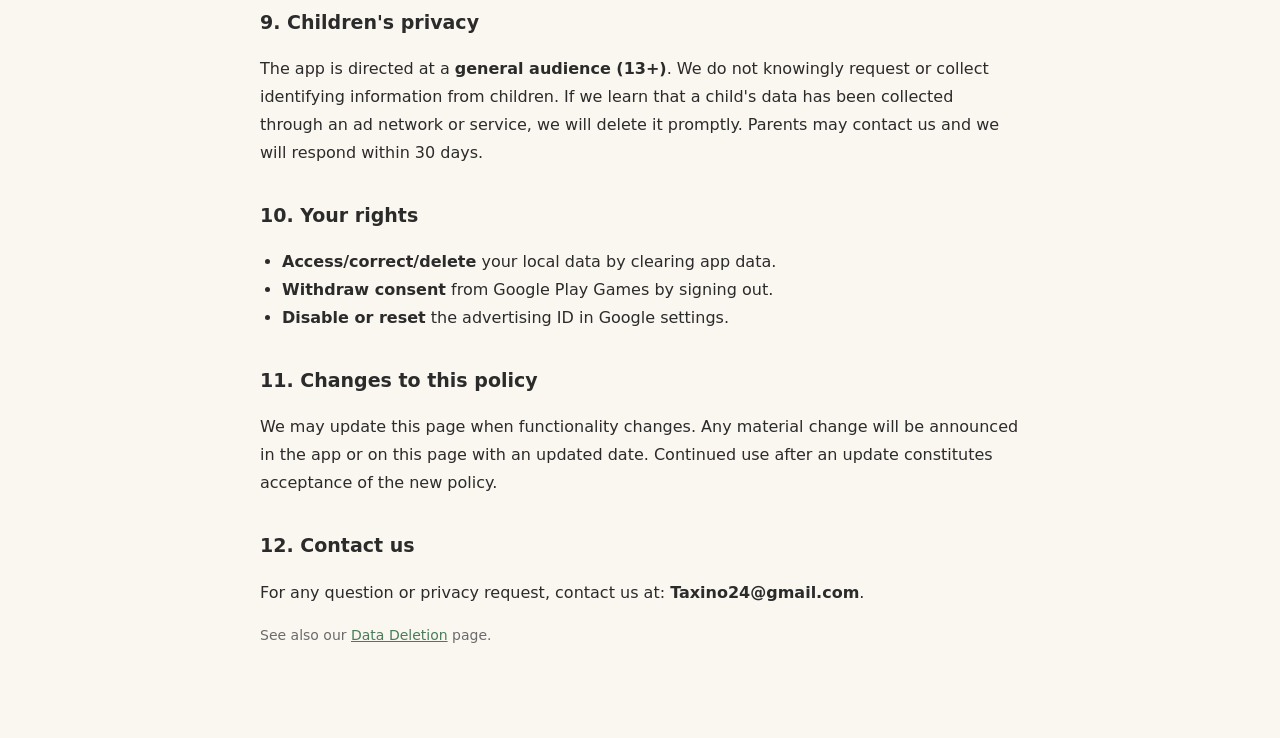
<file: privacy-policy.html>
﻿<!doctype html>
<html lang="en">
  <head>
    <meta charset="utf-8" />
    <meta name="viewport" content="width=device-width, initial-scale=1" />
    <title>Escape Arrows â€” Privacy Policy</title>
    <style>
      :root { color-scheme: light; }
      body {
        margin: 0;
        font-family: system-ui, -apple-system, Segoe UI, Roboto, sans-serif;
        background: #faf6f0;
        color: #2b2b2b;
        line-height: 1.75;
      }
      main { max-width: 760px; margin: 0 auto; padding: 40px 24px 80px; }
      h1 { font-size: 26px; margin-bottom: 4px; }
      h2 { font-size: 19px; margin-top: 32px; }
      h3 { font-size: 15px; margin-top: 22px; }
      .muted { color: #6b6b6b; font-size: 14px; }
      code {
        background: #efe7db; padding: 2px 6px; border-radius: 6px; font-size: 13px;
      }
      table { border-collapse: collapse; width: 100%; margin: 12px 0; font-size: 14px; }
      th, td { border: 1px solid #e7ded0; padding: 8px 10px; text-align: left; vertical-align: top; }
      th { background: #f3ece1; }
      a { color: #4a7c59; }
      ul { padding-left: 22px; }
    </style>
  </head>
  <body>
    <main>
      <h1>Privacy Policy â€” Escape Arrows</h1>
      <p class="muted">Last updated: OCTOBER 2026 Â· App package: <code>com.escapearrows.game</code> Â· Developer: Escape-Arrows</p>

      <h2>1. Scope of this policy</h2>
      <p>
        This policy applies to the Android application <strong>Escape Arrows</strong>,
        distributed on Google Play under the package name <code>com.escapearrows.game</code>.
        It does not cover other websites or services we may link to.
      </p>

      <h2>2. Our general principle</h2>
      <p>
        The app is free, has no accounts and no in-app or external purchases.
        <strong>We do not collect directly identifying information</strong> (no name,
        email, phone number, geographic location, contacts, photos or files). We do not
        sell user data and we do not share it for marketing purposes.
      </p>

      <h2>3. Data we process</h2>

      <h3>3.1 Data stored locally on your device only</h3>
      <p>
        The app keeps the following on your device using Android preferences storage.
        <strong>It is never uploaded to our servers and we hold no copy of it:</strong>
      </p>
      <ul>
        <li>Game progress: highest unlocked level, stars per level, best score per level, total score, hints used.</li>
        <li>Daily challenge: claim date and reward.</li>
        <li>Hard mode state.</li>
        <li>App settings: sound, music, vibration and display preferences.</li>
      </ul>
      <p>
        <strong>Your control:</strong> you may delete all of this at any time from
        <strong>Settings â†’ Apps â†’ Escape Arrows â†’ Storage â†’ Clear data</strong>, or by
        uninstalling the app.
      </p>

      <h3>3.2 What we do not collect</h3>
      <p>
        We do not collect or use: name, email, phone number, geographic location,
        contacts, browsing history, personal files, or payment card data.
      </p>

      <h3>3.3 No payments</h3>
      <p>
        The app is completely free. It contains no purchasable in-game currency and no
        form of electronic commerce, and therefore we neither receive nor process any
        payment data.
      </p>

      <h2>4. Permissions and why</h2>
      <table>
        <thead><tr><th>Permission</th><th>Purpose</th></tr></thead>
        <tbody>
          <tr><td><code>INTERNET</code></td><td>Loading ads when enabled, checking app updates from Google Play, and posting your scores to Google Play Games leaderboards when that feature is enabled.</td></tr>
          <tr><td><code>ACCESS_NETWORK_STATE</code></td><td>Detecting connectivity before requesting ads, updates or a sync.</td></tr>
          <tr><td><code>VIBRATE</code></td><td>In-game haptic feedback.</td></tr>
        </tbody>
      </table>
      <p>We do not request camera, microphone, location, contacts or external storage permissions.</p>

      <h2>5. Third-party services</h2>

      <h3>5.1 Advertising (Google AdMob / Unity Ads)</h3>
      <p>
        The app integrates third-party ad networks, and ads may be <strong>disabled or
        enabled</strong> depending on the app build. When ads are enabled, these networks
        may collect:
      </p>
      <ul>
        <li>the <strong>advertising identifier (Advertising ID)</strong> and device/system identifiers;</li>
        <li>device information (model, OS, language, connection);</li>
        <li>ad interaction data (impressions/clicks) for performance measurement and fraud prevention.</li>
      </ul>
      <p>
        This data is used <strong>by the network, not by us</strong>, for ad measurement,
        fraud prevention and personalised advertising where permitted.
      </p>
      <p><strong>Your controls:</strong></p>
      <ul>
        <li>On Android: <strong>Settings â†’ Google â†’ Ads â†’ Reset advertising ID</strong> or <strong>Delete advertising ID</strong>.</li>
        <li>In the EEA/UK a consent request for advertising cookies is shown before personalised ads are enabled.</li>
        <li>Similar prompts may appear in other regions.</li>
      </ul>
      <p class="muted">
        Transparency note: in the current version ads are disabled, but the ad provider
        is bundled and may initialise itself; we therefore disclose this here and in the
        Play "Data safety" form.
      </p>

      <h3>5.2 Google Play Games (optional, off by default)</h3>
      <p>
        If you choose "Sign in with Google Play Games" from the leaderboard screen, the
        sign-in creates a connection with Google to display your name and rank on the
        leaderboards. Google then collects: <strong>player ID, display name, your
        progress and leaderboard scores</strong>. We only submit your scores to the
        leaderboards. You may skip this feature with no effect on gameplay. It is governed
        by <a href="https://policies.google.com/privacy">Google's Privacy Policy</a>.
      </p>

      <h3>5.3 App updates</h3>
      <p>
        The app uses the Google Play interface to update itself when a new version is
        available; only version information is used, with no personal data.
      </p>

      <h3>5.4 Android automatic backup</h3>
      <p>
        Android may back up app data to <strong>your own Google account</strong> according
        to your backup settings. This is not controlled by us. To disable it:
        <strong>Settings â†’ System â†’ Backup</strong>.
      </p>

      <h2>6. Data sharing</h2>
      <ul>
        <li>We never sell data.</li>
        <li>We do not share your data with advertisers or marketing parties directly.</li>
        <li>We do not share data with third parties other than those in section 5.</li>
        <li>We may disclose data if required by a court order or legal obligation.</li>
        <li>When leaderboards are enabled, your scores are processed by Google as a service provider to display rankings.</li>
      </ul>

      <h2>7. Retention</h2>
      <ul>
        <li><strong>Local data:</strong> remains on your device until you clear app data or uninstall.</li>
        <li><strong>Advertising:</strong> retained by the networks under their own policies.</li>
        <li><strong>Leaderboard scores:</strong> retained while the feature is enabled.</li>
      </ul>

      <h2>8. Security</h2>
      <p>
        Your data is stored locally on your device under Android's security model.
        Transfers (ads, updates, leaderboards) use encrypted connections. No system is
        100% secure, but we limit collection to what is necessary.
      </p>

      <h2>9. Children's privacy</h2>
      <p>
        The app is directed at a <strong>general audience (13+)</strong>. We do not
        knowingly request or collect identifying information from children. If we learn
        that a child's data has been collected through an ad network or service, we will
        delete it promptly. Parents may contact us and we will respond within 30 days.
      </p>

      <h2>10. Your rights</h2>
      <ul>
        <li><strong>Access/correct/delete</strong> your local data by clearing app data.</li>
        <li><strong>Withdraw consent</strong> from Google Play Games by signing out.</li>
        <li><strong>Disable or reset</strong> the advertising ID in Google settings.</li>
      </ul>

      <h2>11. Changes to this policy</h2>
      <p>
        We may update this page when functionality changes. Any material change will be
        announced in the app or on this page with an updated date. Continued use after an
        update constitutes acceptance of the new policy.
      </p>

      <h2>12. Contact us</h2>
      <p>
        For any question or privacy request, contact us at:
        <strong>Taxino24@gmail.com</strong>.
      </p>
      <p class="muted">
        See also our <a href="./delete-data.html">Data Deletion</a> page.
      </p>
    </main>
  </body>
</html>
</file>
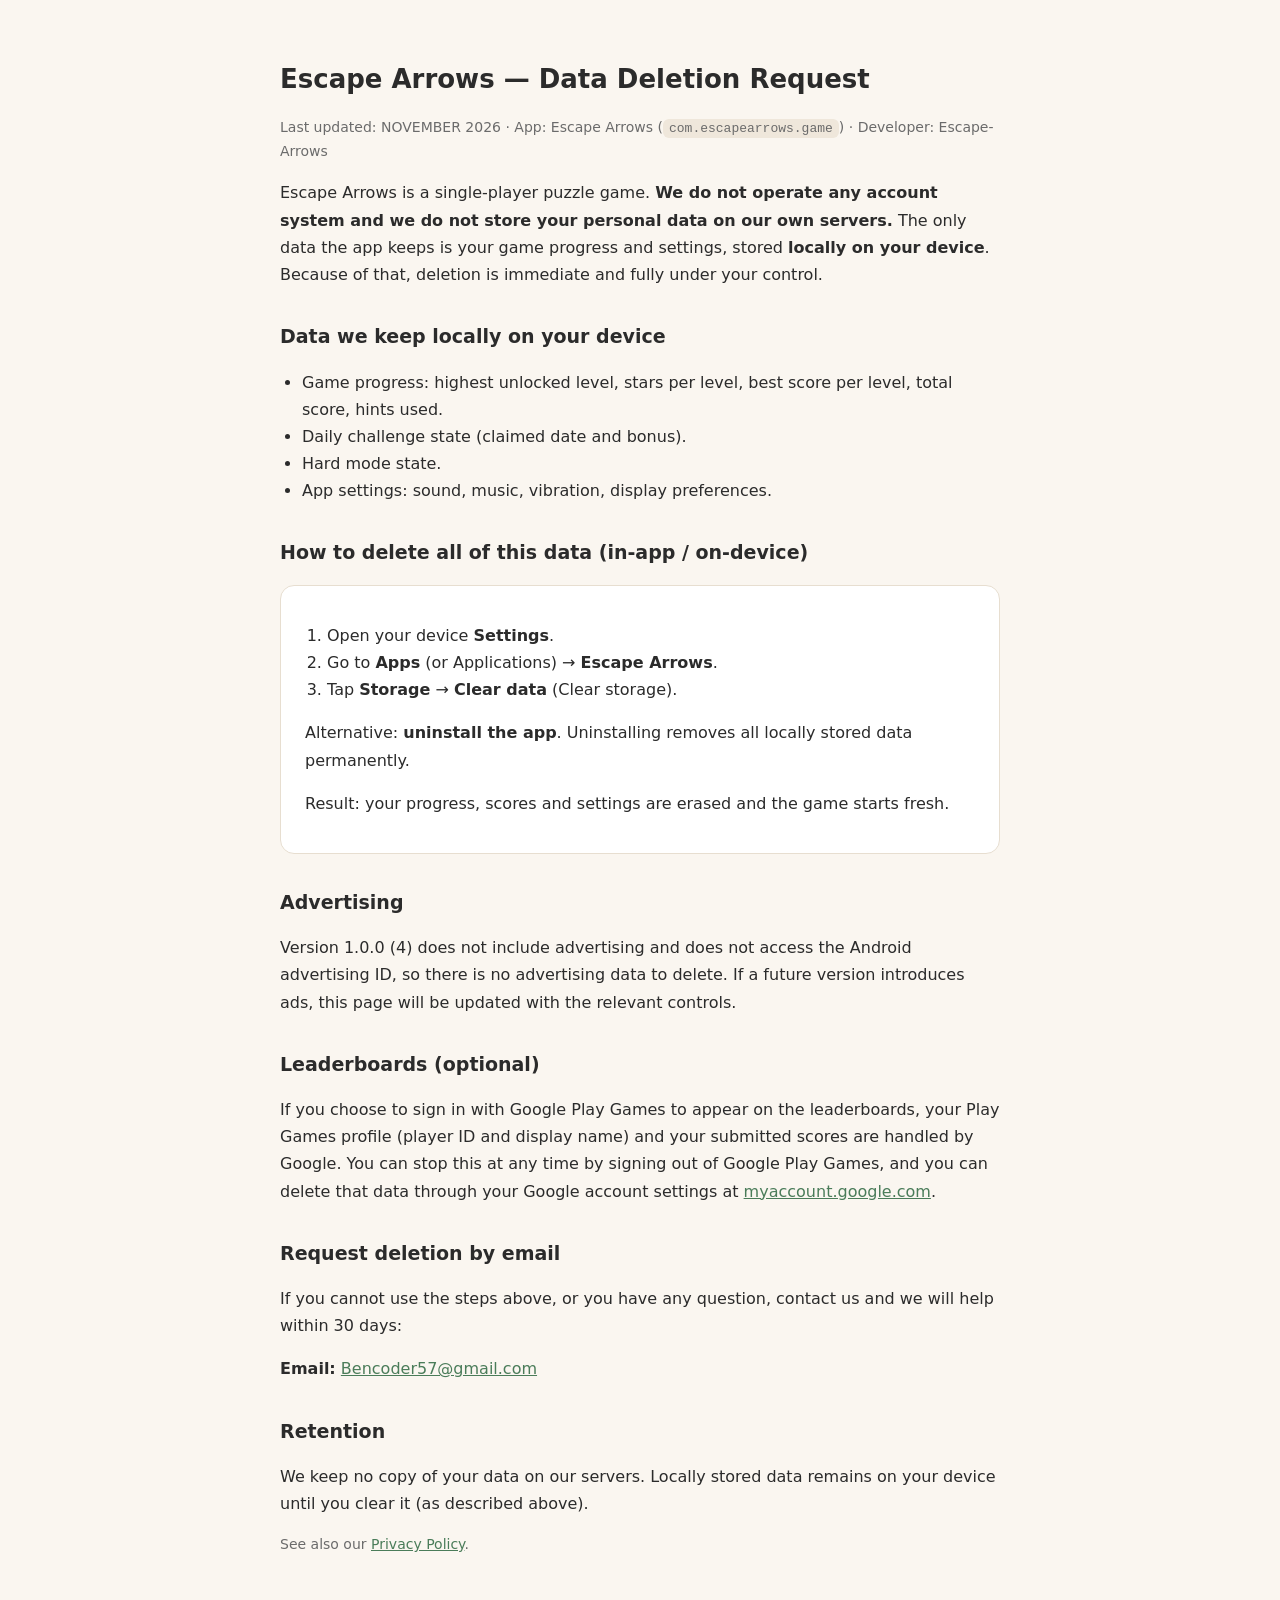
<file: escape-arrows/delete-data.html>
<!doctype html>
<html lang="en">
  <head>
    <meta charset="utf-8" />
    <meta name="viewport" content="width=device-width, initial-scale=1" />
    <title>Escape Arrows — Data Deletion</title>
    <style>
      :root { color-scheme: light; }
      body {
        margin: 0;
        font-family: system-ui, -apple-system, Segoe UI, Roboto, sans-serif;
        background: #faf6f0;
        color: #2b2b2b;
        line-height: 1.7;
      }
      main {
        max-width: 720px;
        margin: 0 auto;
        padding: 40px 24px 80px;
      }
      h1 { font-size: 26px; margin-bottom: 4px; }
      h2 { font-size: 19px; margin-top: 32px; }
      .muted { color: #6b6b6b; font-size: 14px; }
      code {
        background: #efe7db;
        padding: 2px 6px;
        border-radius: 6px;
        font-size: 13px;
      }
      ol, ul { padding-left: 22px; }
      a { color: #4a7c59; }
      .card {
        background: #fff;
        border: 1px solid #e7ded0;
        border-radius: 14px;
        padding: 20px 24px;
        margin-top: 16px;
      }
    </style>
  </head>
  <body>
    <main>
      <h1>Escape Arrows — Data Deletion Request</h1>
      <p class="muted">Last updated: NOVEMBER 2026 · App: Escape Arrows (<code>com.escapearrows.game</code>) · Developer: Escape-Arrows</p>

      <p>
        Escape Arrows is a single-player puzzle game. <strong>We do not operate any
        account system and we do not store your personal data on our own servers.</strong>
        The only data the app keeps is your game progress and settings, stored
        <strong>locally on your device</strong>. Because of that, deletion is immediate
        and fully under your control.
      </p>

      <h2>Data we keep locally on your device</h2>
      <ul>
        <li>Game progress: highest unlocked level, stars per level, best score per level, total score, hints used.</li>
        <li>Daily challenge state (claimed date and bonus).</li>
        <li>Hard mode state.</li>
        <li>App settings: sound, music, vibration, display preferences.</li>
      </ul>

      <h2>How to delete all of this data (in-app / on-device)</h2>
      <div class="card">
        <ol>
          <li>Open your device <strong>Settings</strong>.</li>
          <li>Go to <strong>Apps</strong> (or Applications) → <strong>Escape Arrows</strong>.</li>
          <li>Tap <strong>Storage</strong> → <strong>Clear data</strong> (Clear storage).</li>
        </ol>
        <p>
          Alternative: <strong>uninstall the app</strong>. Uninstalling removes all locally
          stored data permanently.
        </p>
        <p>
          Result: your progress, scores and settings are erased and the game starts fresh.
        </p>
      </div>

      <h2>Advertising</h2>
      <p>
        Version 1.0.0 (4) does not include advertising and does not access the Android
        advertising ID, so there is no advertising data to delete. If a future version
        introduces ads, this page will be updated with the relevant controls.
      </p>

      <h2>Leaderboards (optional)</h2>
      <p>
        If you choose to sign in with Google Play Games to appear on the leaderboards,
        your Play Games profile (player ID and display name) and your submitted scores
        are handled by Google. You can stop this at any time by signing out of Google
        Play Games, and you can delete that data through your Google account settings
        at <a href="https://myaccount.google.com/">myaccount.google.com</a>.
      </p>

      <h2>Request deletion by email</h2>
      <p>
        If you cannot use the steps above, or you have any question, contact us and we
        will help within 30 days:
      </p>
      <p><strong>Email:</strong> <a href="mailto:Bencoder57@gmail.com">Bencoder57@gmail.com</a></p>

      <h2>Retention</h2>
      <p>
        We keep no copy of your data on our servers. Locally stored data remains on your
        device until you clear it (as described above).
      </p>

      <p class="muted">
        See also our <a href="./privacy-policy.html">Privacy Policy</a>.
      </p>
    </main>
  </body>
</html>
</file>
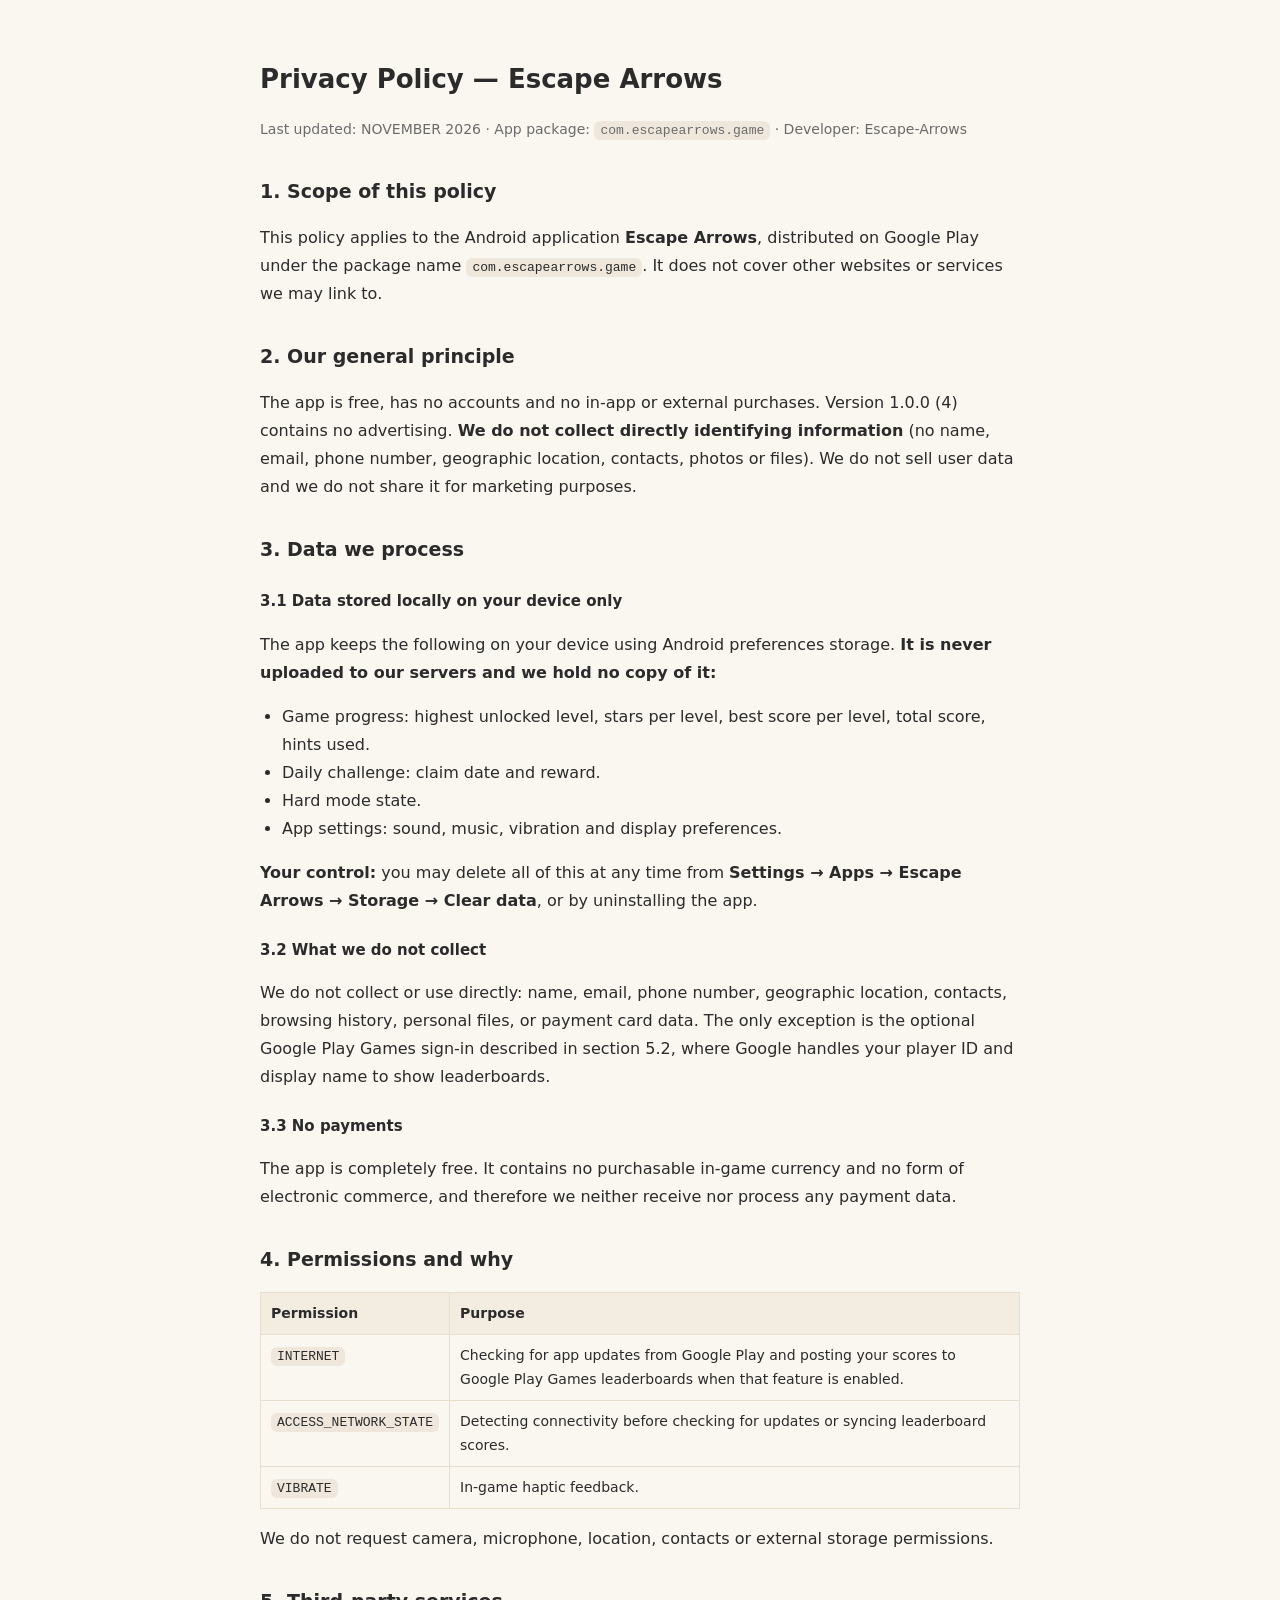
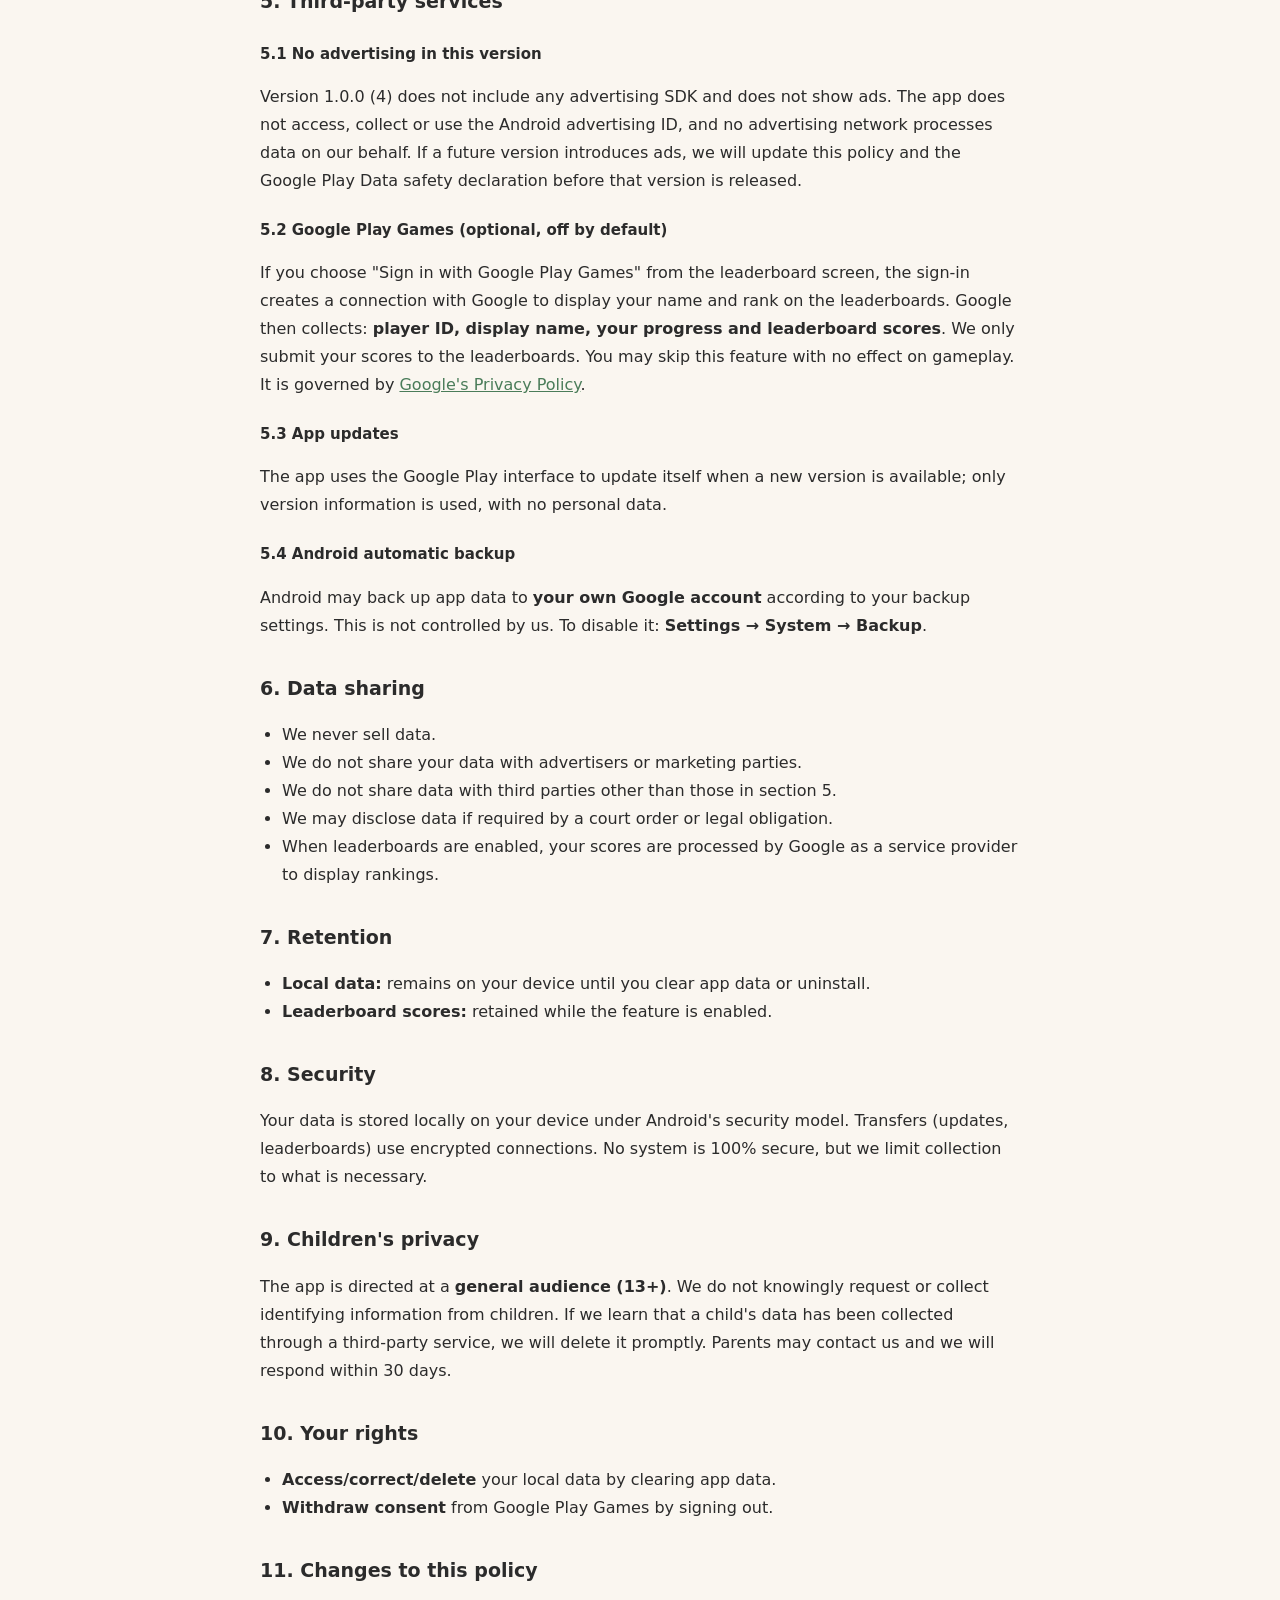
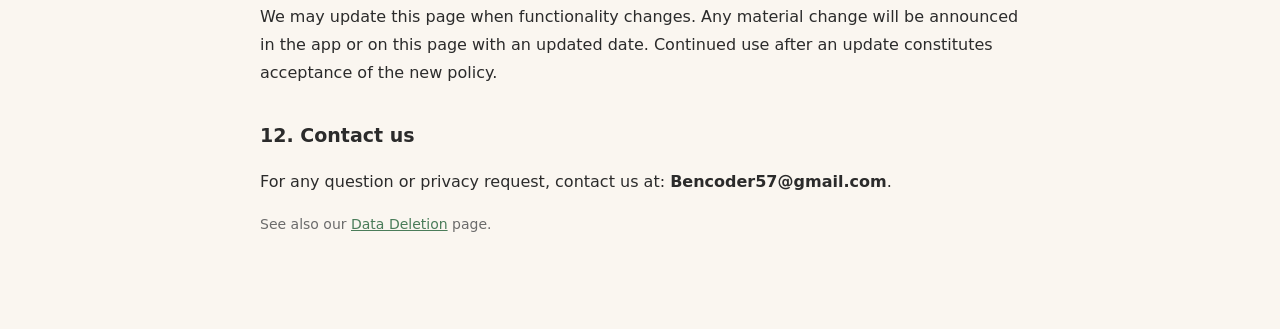
<file: escape-arrows/privacy-policy.html>
<!doctype html>
<html lang="en">
  <head>
    <meta charset="utf-8" />
    <meta name="viewport" content="width=device-width, initial-scale=1" />
    <title>Escape Arrows — Privacy Policy</title>
    <style>
      :root { color-scheme: light; }
      body {
        margin: 0;
        font-family: system-ui, -apple-system, Segoe UI, Roboto, sans-serif;
        background: #faf6f0;
        color: #2b2b2b;
        line-height: 1.75;
      }
      main { max-width: 760px; margin: 0 auto; padding: 40px 24px 80px; }
      h1 { font-size: 26px; margin-bottom: 4px; }
      h2 { font-size: 19px; margin-top: 32px; }
      h3 { font-size: 15px; margin-top: 22px; }
      .muted { color: #6b6b6b; font-size: 14px; }
      code {
        background: #efe7db; padding: 2px 6px; border-radius: 6px; font-size: 13px;
      }
      table { border-collapse: collapse; width: 100%; margin: 12px 0; font-size: 14px; }
      th, td { border: 1px solid #e7ded0; padding: 8px 10px; text-align: left; vertical-align: top; }
      th { background: #f3ece1; }
      a { color: #4a7c59; }
      ul { padding-left: 22px; }
    </style>
  </head>
  <body>
    <main>
      <h1>Privacy Policy — Escape Arrows</h1>
      <p class="muted">Last updated: NOVEMBER 2026 · App package: <code>com.escapearrows.game</code> · Developer: Escape-Arrows</p>

      <h2>1. Scope of this policy</h2>
      <p>
        This policy applies to the Android application <strong>Escape Arrows</strong>,
        distributed on Google Play under the package name <code>com.escapearrows.game</code>.
        It does not cover other websites or services we may link to.
      </p>

      <h2>2. Our general principle</h2>
      <p>
        The app is free, has no accounts and no in-app or external purchases. Version
        1.0.0 (4) contains no advertising.
        <strong>We do not collect directly identifying information</strong> (no name,
        email, phone number, geographic location, contacts, photos or files). We do not
        sell user data and we do not share it for marketing purposes.
      </p>

      <h2>3. Data we process</h2>

      <h3>3.1 Data stored locally on your device only</h3>
      <p>
        The app keeps the following on your device using Android preferences storage.
        <strong>It is never uploaded to our servers and we hold no copy of it:</strong>
      </p>
      <ul>
        <li>Game progress: highest unlocked level, stars per level, best score per level, total score, hints used.</li>
        <li>Daily challenge: claim date and reward.</li>
        <li>Hard mode state.</li>
        <li>App settings: sound, music, vibration and display preferences.</li>
      </ul>
      <p>
        <strong>Your control:</strong> you may delete all of this at any time from
        <strong>Settings → Apps → Escape Arrows → Storage → Clear data</strong>, or by
        uninstalling the app.
      </p>

      <h3>3.2 What we do not collect</h3>
      <p>
        We do not collect or use directly: name, email, phone number, geographic
        location, contacts, browsing history, personal files, or payment card data. The
        only exception is the optional Google Play Games sign-in described in section
        5.2, where Google handles your player ID and display name to show leaderboards.
      </p>

      <h3>3.3 No payments</h3>
      <p>
        The app is completely free. It contains no purchasable in-game currency and no
        form of electronic commerce, and therefore we neither receive nor process any
        payment data.
      </p>

      <h2>4. Permissions and why</h2>
      <table>
        <thead><tr><th>Permission</th><th>Purpose</th></tr></thead>
        <tbody>
          <tr><td><code>INTERNET</code></td><td>Checking for app updates from Google Play and posting your scores to Google Play Games leaderboards when that feature is enabled.</td></tr>
          <tr><td><code>ACCESS_NETWORK_STATE</code></td><td>Detecting connectivity before checking for updates or syncing leaderboard scores.</td></tr>
          <tr><td><code>VIBRATE</code></td><td>In-game haptic feedback.</td></tr>
        </tbody>
      </table>
      <p>We do not request camera, microphone, location, contacts or external storage permissions.</p>

      <h2>5. Third-party services</h2>

      <h3>5.1 No advertising in this version</h3>
      <p>
        Version 1.0.0 (4) does not include any advertising SDK and does not show ads. The
        app does not access, collect or use the Android advertising ID, and no advertising
        network processes data on our behalf. If a future version introduces ads, we will
        update this policy and the Google Play Data safety declaration before that version
        is released.
      </p>

      <h3>5.2 Google Play Games (optional, off by default)</h3>
      <p>
        If you choose "Sign in with Google Play Games" from the leaderboard screen, the
        sign-in creates a connection with Google to display your name and rank on the
        leaderboards. Google then collects: <strong>player ID, display name, your
        progress and leaderboard scores</strong>. We only submit your scores to the
        leaderboards. You may skip this feature with no effect on gameplay. It is governed
        by <a href="https://policies.google.com/privacy">Google's Privacy Policy</a>.
      </p>

      <h3>5.3 App updates</h3>
      <p>
        The app uses the Google Play interface to update itself when a new version is
        available; only version information is used, with no personal data.
      </p>

      <h3>5.4 Android automatic backup</h3>
      <p>
        Android may back up app data to <strong>your own Google account</strong> according
        to your backup settings. This is not controlled by us. To disable it:
        <strong>Settings → System → Backup</strong>.
      </p>

      <h2>6. Data sharing</h2>
      <ul>
        <li>We never sell data.</li>
        <li>We do not share your data with advertisers or marketing parties.</li>
        <li>We do not share data with third parties other than those in section 5.</li>
        <li>We may disclose data if required by a court order or legal obligation.</li>
        <li>When leaderboards are enabled, your scores are processed by Google as a service provider to display rankings.</li>
      </ul>

      <h2>7. Retention</h2>
      <ul>
        <li><strong>Local data:</strong> remains on your device until you clear app data or uninstall.</li>
        <li><strong>Leaderboard scores:</strong> retained while the feature is enabled.</li>
      </ul>

      <h2>8. Security</h2>
      <p>
        Your data is stored locally on your device under Android's security model.
        Transfers (updates, leaderboards) use encrypted connections. No system is
        100% secure, but we limit collection to what is necessary.
      </p>

      <h2>9. Children's privacy</h2>
      <p>
        The app is directed at a <strong>general audience (13+)</strong>. We do not
        knowingly request or collect identifying information from children. If we learn
        that a child's data has been collected through a third-party service, we will
        delete it promptly. Parents may contact us and we will respond within 30 days.
      </p>

      <h2>10. Your rights</h2>
      <ul>
        <li><strong>Access/correct/delete</strong> your local data by clearing app data.</li>
        <li><strong>Withdraw consent</strong> from Google Play Games by signing out.</li>
      </ul>

      <h2>11. Changes to this policy</h2>
      <p>
        We may update this page when functionality changes. Any material change will be
        announced in the app or on this page with an updated date. Continued use after an
        update constitutes acceptance of the new policy.
      </p>

      <h2>12. Contact us</h2>
      <p>
        For any question or privacy request, contact us at:
        <strong>Bencoder57@gmail.com</strong>.
      </p>
      <p class="muted">
        See also our <a href="./delete-data.html">Data Deletion</a> page.
      </p>
    </main>
  </body>
</html>
</file>
<file: escape-arrows/assets/styles.css>
@font-face {
  font-family: "Nunito";
  src: url("fonts/Nunito.ttf") format("truetype");
  font-weight: 200 1000;
  font-style: normal;
  font-display: swap;
}

:root {
  --paper: #f7f2e8;
  --paper-light: #fffdf8;
  --ink: #18342b;
  --muted: #5e6f67;
  --forest: #245943;
  --forest-deep: #173d2d;
  --sage: #4a7c59;
  --lime: #9adb87;
  --clay: #c66a45;
  --clay-text: #a9522f;
  --amber: #e6a84a;
  --line: #ded5c4;
  --line-strong: #c9bea9;
  --shadow: 0 24px 60px rgba(24, 52, 43, 0.12);
  --shell: min(1180px, calc(100% - 48px));
  --font: "Nunito", system-ui, -apple-system, "Segoe UI", sans-serif;
}

*,
*::before,
*::after {
  box-sizing: border-box;
}

html {
  scroll-behavior: smooth;
  scroll-padding-top: 104px;
  -webkit-text-size-adjust: 100%;
}

body {
  margin: 0;
  font-family: var(--font);
  font-weight: 400;
  line-height: 1.65;
  color: var(--ink);
  background: var(--paper);
  overflow-x: hidden;
  -webkit-font-smoothing: antialiased;
  text-rendering: optimizeLegibility;
}

body::before {
  content: "";
  position: fixed;
  inset: 0;
  z-index: -1;
  pointer-events: none;
  background:
    radial-gradient(ellipse at 10% 0%, rgba(154, 219, 135, 0.16), transparent 44%),
    radial-gradient(ellipse at 92% 16%, rgba(230, 168, 74, 0.11), transparent 38%),
    radial-gradient(ellipse at 50% 100%, rgba(74, 124, 89, 0.08), transparent 55%);
}

::selection {
  background: var(--lime);
  color: var(--ink);
}

a {
  color: var(--forest);
  text-decoration-thickness: 1px;
  text-underline-offset: 3px;
}

a:hover {
  color: var(--ink);
}

img,
svg {
  max-width: 100%;
}

img {
  display: block;
}

:focus-visible {
  outline: 3px solid var(--clay-text);
  outline-offset: 3px;
  border-radius: 4px;
}

.cta-card :focus-visible {
  outline-color: var(--paper-light);
}

.feature--dark :focus-visible {
  outline-color: var(--lime);
}

.skip-link {
  position: absolute;
  left: 16px;
  top: -80px;
  z-index: 100;
  padding: 12px 18px;
  border-radius: 8px;
  background: var(--ink);
  color: var(--paper-light);
  font-weight: 800;
  text-decoration: none;
  transition: top 180ms ease;
}

.skip-link:focus {
  top: 12px;
  color: var(--paper-light);
}

.shell {
  width: var(--shell);
  margin-inline: auto;
}

.site-header {
  position: sticky;
  top: 0;
  z-index: 50;
  border-bottom: 1px solid var(--line);
  background: rgba(247, 242, 232, 0.92);
  -webkit-backdrop-filter: blur(14px);
  backdrop-filter: blur(14px);
}

.header-inner {
  width: var(--shell);
  min-height: 76px;
  margin-inline: auto;
  display: flex;
  align-items: center;
  justify-content: space-between;
  gap: 26px;
}

.brand {
  display: inline-flex;
  align-items: center;
  gap: 12px;
  color: var(--ink);
  text-decoration: none;
  flex: none;
}

.brand-mark {
  width: 44px;
  height: 44px;
  flex: none;
  overflow: hidden;
  border: 1px solid var(--line);
  border-radius: 12px;
  background: #fff;
  box-shadow: 0 7px 16px rgba(24, 52, 43, 0.14);
  transform: rotate(-3deg);
}

.brand-mark img {
  width: 100%;
  height: 100%;
  object-fit: cover;
}

.brand-text {
  display: grid;
  line-height: 1.05;
}

.brand-text strong {
  font-size: 1.08rem;
  font-weight: 900;
  letter-spacing: -0.035em;
}

.brand-text small {
  margin-top: 3px;
  color: var(--muted);
  font-size: 0.7rem;
  font-weight: 900;
  letter-spacing: 0.15em;
  text-transform: uppercase;
}

.site-nav {
  display: flex;
  align-items: center;
  gap: 26px;
  font-size: 0.92rem;
  font-weight: 700;
}

.site-nav a {
  position: relative;
  display: inline-flex;
  align-items: center;
  min-height: 44px;
  padding: 0 2px;
  color: var(--muted);
  text-decoration: none;
}

.site-nav a::after {
  content: "";
  position: absolute;
  left: 2px;
  right: calc(100% - 2px);
  bottom: 8px;
  height: 2px;
  background: var(--sage);
  transition: right 240ms ease;
}

.site-nav a:hover {
  color: var(--ink);
}

.site-nav a:hover::after {
  right: 0;
}

.status-pill {
  display: inline-flex;
  align-items: center;
  gap: 8px;
  flex: none;
  padding: 9px 13px;
  border: 1px solid var(--line-strong);
  border-radius: 999px;
  background: var(--paper-light);
  color: var(--ink);
  font-size: 0.7rem;
  font-weight: 900;
  letter-spacing: 0.12em;
  text-transform: uppercase;
  white-space: nowrap;
}

.status-dot {
  width: 7px;
  height: 7px;
  border-radius: 50%;
  background: var(--amber);
  box-shadow: 0 0 0 4px rgba(230, 168, 74, 0.22);
  animation: pulse 2.8s ease-in-out infinite;
}

.hero {
  position: relative;
  padding: 74px 0 62px;
  overflow: hidden;
}

.hero::before {
  content: "";
  position: absolute;
  inset: 0;
  pointer-events: none;
  background-image:
    linear-gradient(rgba(24, 52, 43, 0.045) 1px, transparent 1px),
    linear-gradient(90deg, rgba(24, 52, 43, 0.045) 1px, transparent 1px);
  background-size: 44px 44px;
  -webkit-mask-image: radial-gradient(ellipse at 55% 32%, #000 0%, transparent 76%);
  mask-image: radial-gradient(ellipse at 55% 32%, #000 0%, transparent 76%);
}

.hero-grid {
  position: relative;
  display: grid;
  grid-template-columns: minmax(0, 1.08fr) minmax(0, 0.92fr);
  gap: 34px;
  align-items: center;
}

.hero-copy {
  position: relative;
  z-index: 2;
  max-width: 660px;
}

.eyebrow {
  display: flex;
  align-items: center;
  gap: 10px;
  margin: 0 0 18px;
  color: var(--forest);
  font-size: 0.7rem;
  font-weight: 900;
  letter-spacing: 0.2em;
  line-height: 1.4;
  text-transform: uppercase;
}

.eyebrow-rule {
  width: 28px;
  height: 2px;
  flex: none;
  background: var(--clay);
}

.hero h1 {
  margin: 0;
  color: var(--ink);
  font-size: clamp(3.8rem, 8.1vw, 7.4rem);
  font-weight: 900;
  line-height: 0.86;
  letter-spacing: -0.065em;
}

.hero h1 span {
  display: block;
}

.hero h1 .hero-line-2 {
  margin-left: 0.55em;
  color: var(--forest);
}

.hero h1 .hero-accent {
  position: relative;
  display: inline-block;
  isolation: isolate;
  color: var(--forest);
}

.hero h1 .hero-accent::after {
  content: "";
  position: absolute;
  left: -0.04em;
  right: -0.13em;
  bottom: 0.02em;
  z-index: -1;
  height: 0.2em;
  border-radius: 2px;
  background: var(--lime);
  transform: rotate(-1.4deg);
}

.lead {
  max-width: 56ch;
  margin: 26px 0 0;
  color: var(--muted);
  font-size: clamp(1.04rem, 1.6vw, 1.2rem);
  font-weight: 500;
  line-height: 1.65;
}

.hero-actions {
  display: flex;
  flex-wrap: wrap;
  gap: 12px;
  margin-top: 30px;
}

.button {
  display: inline-flex;
  align-items: center;
  justify-content: center;
  gap: 10px;
  min-height: 52px;
  padding: 0 22px;
  border: 1px solid transparent;
  border-radius: 10px;
  font-family: inherit;
  font-size: 0.94rem;
  font-weight: 900;
  letter-spacing: -0.01em;
  text-decoration: none;
  cursor: pointer;
  transition:
    transform 200ms ease,
    box-shadow 200ms ease,
    background-color 200ms ease,
    border-color 200ms ease,
    color 200ms ease;
}

.button svg {
  width: 18px;
  height: 18px;
  flex: none;
  transition: transform 200ms ease;
}

.button:hover {
  transform: translateY(-2px);
}

.button:active {
  transform: translateY(0);
}

.button:hover svg {
  transform: translateX(3px);
}

.button--primary {
  background: var(--forest);
  color: var(--paper-light);
  box-shadow: 0 12px 24px rgba(36, 89, 67, 0.24);
}

.button--primary:hover {
  background: var(--ink);
  color: var(--paper-light);
}

.button--ghost {
  border-color: var(--line-strong);
  background: transparent;
  color: var(--ink);
}

.button--ghost:hover {
  border-color: var(--forest);
  background: var(--paper-light);
  color: var(--ink);
}

.button--lime {
  background: var(--lime);
  color: var(--ink);
  box-shadow: 0 14px 30px rgba(0, 0, 0, 0.2);
}

.button--lime:hover {
  background: #b3e9a3;
  color: var(--ink);
}

.button--outline-light {
  border-color: rgba(247, 242, 232, 0.5);
  background: transparent;
  color: var(--paper-light);
}

.button--outline-light:hover {
  border-color: var(--paper-light);
  background: rgba(247, 242, 232, 0.1);
  color: var(--paper-light);
}

.hero-meta {
  display: flex;
  flex-wrap: wrap;
  align-items: center;
  margin: 24px 0 0;
  padding: 0;
  list-style: none;
  color: var(--muted);
  font-size: 0.75rem;
  font-weight: 900;
  letter-spacing: 0.12em;
  line-height: 1.7;
  text-transform: uppercase;
}

.hero-meta li {
  display: flex;
  align-items: center;
}

.hero-meta li + li::before {
  content: "";
  width: 4px;
  height: 4px;
  margin: 0 12px;
  border-radius: 50%;
  background: var(--line-strong);
}

.scroll-cue {
  display: inline-flex;
  align-items: center;
  gap: 9px;
  margin-top: 30px;
  color: var(--muted);
  font-size: 0.7rem;
  font-weight: 900;
  letter-spacing: 0.16em;
  text-decoration: none;
  text-transform: uppercase;
}

.scroll-cue svg {
  width: 13px;
  height: 20px;
  animation: cue 2.6s ease-in-out infinite;
}

.hero-visual {
  position: relative;
  min-height: 720px;
  isolation: isolate;
}

.hero-path {
  position: absolute;
  top: -36px;
  left: -58px;
  width: calc(100% + 98px);
  height: calc(100% + 72px);
  color: var(--sage);
  opacity: 0.55;
  pointer-events: none;
  z-index: 0;
}

.hero-path .dash {
  stroke-dasharray: 7 11;
  animation: dash 16s linear infinite;
}

.phone-stack {
  position: relative;
  height: 100%;
  min-height: 720px;
}

.phone {
  position: absolute;
  overflow: hidden;
  border: 8px solid #1b342b;
  border-radius: 36px;
  background: #142a22;
  box-shadow:
    0 40px 80px rgba(24, 52, 43, 0.24),
    inset 0 0 0 1px rgba(255, 255, 255, 0.08);
}

.phone::before {
  content: "";
  position: absolute;
  top: 10px;
  left: 50%;
  z-index: 2;
  width: 34%;
  height: 7px;
  border-radius: 999px;
  background: #0e201a;
  transform: translateX(-50%);
}

.phone::after {
  content: "";
  position: absolute;
  inset: 0;
  z-index: 3;
  border-radius: 28px;
  box-shadow: inset 0 0 0 1px rgba(255, 255, 255, 0.08);
  pointer-events: none;
}

.phone img {
  width: 100%;
  height: auto;
  aspect-ratio: 1220 / 2712;
  object-fit: cover;
}

.phone--front {
  top: 0;
  right: 8px;
  z-index: 2;
  width: 302px;
  transform: rotate(1.5deg);
}

.phone--back {
  top: 78px;
  left: 0;
  z-index: 1;
  width: 238px;
  filter: saturate(0.92) brightness(0.97);
  transform: rotate(-6deg);
}

.float-card {
  position: absolute;
  z-index: 4;
  padding: 14px 16px;
  border: 1px solid var(--line-strong);
  border-radius: 12px;
  background: var(--paper-light);
  box-shadow: 0 18px 40px rgba(24, 52, 43, 0.16);
}

.float-card--levels {
  top: 28px;
  left: -16px;
  display: grid;
  grid-template-columns: auto 1fr;
  gap: 0 12px;
  align-items: center;
  transform: rotate(-3deg);
  animation: bob 7s ease-in-out infinite;
}

.float-kicker {
  grid-column: 1 / -1;
  margin-bottom: 2px;
  color: var(--clay-text);
  font-size: 0.7rem;
  font-weight: 900;
  letter-spacing: 0.13em;
  text-transform: uppercase;
}

.float-card--levels strong {
  color: var(--forest);
  font-size: 2rem;
  font-weight: 900;
  letter-spacing: -0.05em;
  line-height: 1;
}

.float-card--levels span:last-child {
  max-width: 72px;
  color: var(--muted);
  font-size: 0.72rem;
  font-weight: 800;
  line-height: 1.2;
}

.float-card--daily {
  right: 0;
  bottom: 58px;
  display: flex;
  align-items: center;
  gap: 10px;
  transform: rotate(2deg);
  animation: bob 8s ease-in-out infinite reverse;
}

.float-card--daily strong {
  display: block;
  font-size: 0.85rem;
  font-weight: 900;
  line-height: 1.1;
}

.float-card--daily span:last-child {
  display: block;
  margin-top: 2px;
  color: var(--muted);
  font-size: 0.7rem;
  font-weight: 700;
}

.daily-dot {
  display: grid;
  place-items: center;
  width: 30px;
  height: 30px;
  flex: none;
  border-radius: 50%;
  background: var(--amber);
  box-shadow: inset 0 0 0 1px rgba(24, 52, 43, 0.12);
}

.daily-dot::after {
  content: "";
  width: 8px;
  height: 8px;
  border-radius: 50%;
  background: var(--ink);
}

.proof {
  position: relative;
  overflow: hidden;
  border-top: 1px solid rgba(247, 242, 232, 0.14);
  border-bottom: 1px solid rgba(247, 242, 232, 0.14);
  background: var(--forest);
  color: var(--paper);
}

.proof::before {
  content: "";
  position: absolute;
  inset: 0;
  pointer-events: none;
  background-image:
    linear-gradient(rgba(247, 242, 232, 0.055) 1px, transparent 1px),
    linear-gradient(90deg, rgba(247, 242, 232, 0.055) 1px, transparent 1px);
  background-size: 40px 40px;
}

.proof-grid {
  position: relative;
  display: grid;
  grid-template-columns: repeat(4, 1fr);
}

.proof-item {
  display: flex;
  flex-direction: column;
  gap: 2px;
  padding: 34px 28px;
  border-left: 1px solid rgba(247, 242, 232, 0.14);
}

.proof-item:first-child {
  padding-left: 0;
  border-left: 0;
}

.proof-item:last-child {
  padding-right: 0;
}

.proof-item strong {
  color: var(--lime);
  font-size: clamp(2rem, 4vw, 2.9rem);
  font-weight: 900;
  letter-spacing: -0.05em;
  line-height: 1;
}

.proof-item span {
  font-size: 0.82rem;
  font-weight: 800;
}

.proof-item small {
  margin-top: 4px;
  color: rgba(247, 242, 232, 0.74);
  font-size: 0.72rem;
  font-weight: 800;
  letter-spacing: 0.1em;
  text-transform: uppercase;
}

.section {
  padding: 92px 0;
}

.section-head {
  max-width: 760px;
  margin-bottom: 44px;
}

.section-head--split {
  display: grid;
  grid-template-columns: 1.1fr 0.9fr;
  gap: 44px;
  align-items: end;
  max-width: none;
}

.section-head h2 {
  margin: 0;
  font-size: clamp(2.2rem, 4.4vw, 3.6rem);
  font-weight: 900;
  letter-spacing: -0.05em;
  line-height: 0.98;
}

.section-intro {
  max-width: 48ch;
  margin: 0;
  color: var(--muted);
  font-size: 1.02rem;
}

.steps {
  display: grid;
  grid-template-columns: repeat(3, 1fr);
  border-top: 1px solid var(--line-strong);
  border-bottom: 1px solid var(--line-strong);
}

.step {
  position: relative;
  padding: 34px 34px 38px 0;
  border-left: 1px solid var(--line);
}

.step:first-child {
  padding-left: 0;
  border-left: 0;
}

.step:not(:first-child) {
  padding-left: 34px;
}

.step-num {
  color: var(--clay-text);
  font-size: 0.7rem;
  font-weight: 900;
  letter-spacing: 0.16em;
}

.step-icon {
  display: grid;
  place-items: center;
  width: 52px;
  height: 52px;
  margin: 18px 0 20px;
  border: 1px solid var(--line-strong);
  border-radius: 12px;
  background: var(--paper-light);
  color: var(--forest);
  box-shadow: 4px 4px 0 var(--line);
}

.step-icon svg {
  width: 26px;
  height: 26px;
}

.step h3 {
  margin: 0 0 8px;
  font-size: 1.35rem;
  font-weight: 900;
  letter-spacing: -0.03em;
}

.step p {
  max-width: 32ch;
  margin: 0;
  color: var(--muted);
  font-size: 0.95rem;
}

.rule-note {
  display: flex;
  align-items: center;
  gap: 18px;
  margin-top: 36px;
  padding: 18px 22px;
  border: 1px dashed var(--line-strong);
  border-radius: 10px;
  background: rgba(255, 253, 248, 0.62);
}

.rule-note span {
  color: var(--clay-text);
  font-size: 0.7rem;
  font-weight: 900;
  letter-spacing: 0.13em;
  text-transform: uppercase;
  white-space: nowrap;
}

.rule-note p {
  margin: 0;
  font-size: 1rem;
  font-weight: 700;
}

.rule-note svg {
  width: 44px;
  height: 20px;
  flex: none;
  margin-left: auto;
  color: var(--sage);
}

.features {
  background: linear-gradient(180deg, rgba(255, 253, 248, 0.5), transparent 18%);
}

.feature-grid {
  display: grid;
  grid-template-columns: repeat(3, minmax(0, 1fr));
  gap: 14px;
}

.feature {
  position: relative;
  display: flex;
  flex-direction: column;
  min-height: 220px;
  padding: 24px;
  overflow: hidden;
  border: 1px solid var(--line-strong);
  border-radius: 8px;
  background: var(--paper-light);
  transition:
    transform 240ms ease,
    box-shadow 240ms ease,
    border-color 240ms ease;
}

.feature:hover {
  border-color: var(--sage);
  box-shadow: 0 18px 38px rgba(24, 52, 43, 0.1);
  transform: translateY(-4px);
}

.feature-icon {
  display: grid;
  place-items: center;
  width: 38px;
  height: 38px;
  margin-bottom: 20px;
  border-radius: 9px;
  background: rgba(74, 124, 89, 0.12);
  color: var(--forest);
}

.feature-icon svg {
  width: 20px;
  height: 20px;
}

.feature h3 {
  margin: 0 0 8px;
  font-size: 1.12rem;
  font-weight: 900;
  letter-spacing: -0.025em;
}

.feature p {
  margin: 0;
  color: var(--muted);
  font-size: 0.9rem;
  line-height: 1.6;
}

.feature-index {
  position: absolute;
  top: 18px;
  right: 20px;
  color: var(--muted);
  font-size: 0.6rem;
  font-weight: 900;
  letter-spacing: 0.14em;
}

.feature--clay .feature-icon {
  background: rgba(198, 106, 69, 0.13);
  color: var(--clay-text);
}

.feature--amber .feature-icon {
  background: rgba(230, 168, 74, 0.2);
  color: #855710;
}

.feature--wide {
  grid-column: span 2;
  background:
    linear-gradient(135deg, rgba(154, 219, 135, 0.24), rgba(255, 253, 248, 0.9) 62%),
    var(--paper-light);
}

.feature--wide h3 {
  font-size: 1.5rem;
}

.feature--wide p {
  max-width: 52ch;
}

.tag-row {
  display: flex;
  flex-wrap: wrap;
  gap: 6px;
  margin-top: auto;
  padding-top: 20px;
}

.tag {
  padding: 5px 8px;
  border: 1px solid var(--line);
  border-radius: 4px;
  background: rgba(255, 253, 248, 0.82);
  color: var(--forest);
  font-size: 0.7rem;
  font-weight: 900;
  letter-spacing: 0.1em;
  text-transform: uppercase;
}

.feature--dark {
  display: grid;
  grid-column: span 3;
  grid-template-columns: auto 1fr auto;
  gap: 22px;
  align-items: center;
  min-height: 0;
  padding: 28px 32px;
  border-color: var(--ink);
  background: var(--ink);
  color: var(--paper);
}

.feature--dark:hover {
  border-color: var(--ink);
  box-shadow: 0 18px 38px rgba(24, 52, 43, 0.18);
}

.feature--dark .feature-icon {
  margin: 0;
  background: rgba(154, 219, 135, 0.15);
  color: var(--lime);
}

.feature--dark h3 {
  margin-bottom: 4px;
  color: var(--paper);
}

.feature--dark p {
  max-width: 60ch;
  color: rgba(247, 242, 232, 0.76);
}

.feature--dark .feature-index {
  color: rgba(247, 242, 232, 0.55);
}

.feature-link {
  display: inline-flex;
  align-items: center;
  gap: 6px;
  min-height: 40px;
  color: var(--lime);
  font-size: 0.88rem;
  font-weight: 900;
  text-decoration: none;
  white-space: nowrap;
}

.feature-link svg {
  width: 15px;
  height: 15px;
  flex: none;
  transition: transform 200ms ease;
}

.feature-link:hover {
  color: var(--paper);
}

.feature-link:hover svg {
  transform: translateX(3px);
}

.gallery {
  position: relative;
  overflow: hidden;
  padding: 92px 0;
  background: var(--ink);
  color: var(--paper);
}

.gallery::before {
  content: "";
  position: absolute;
  inset: 0;
  pointer-events: none;
  background-image:
    linear-gradient(rgba(247, 242, 232, 0.04) 1px, transparent 1px),
    linear-gradient(90deg, rgba(247, 242, 232, 0.04) 1px, transparent 1px);
  background-size: 48px 48px;
  -webkit-mask-image: radial-gradient(ellipse at 50% 40%, #000 0%, transparent 78%);
  mask-image: radial-gradient(ellipse at 50% 40%, #000 0%, transparent 78%);
}

.gallery .shell {
  position: relative;
}

.gallery .eyebrow {
  color: var(--lime);
}

.gallery h2 {
  color: var(--paper);
}

.gallery .section-intro {
  color: rgba(247, 242, 232, 0.72);
}

.gallery-grid {
  display: grid;
  grid-template-columns: repeat(3, minmax(0, 1fr));
  gap: 28px;
  align-items: start;
}

.shot {
  margin: 0;
}

.shot:nth-child(1) {
  margin-top: 42px;
}

.shot:nth-child(3) {
  margin-top: 64px;
}

.plate {
  display: inline-flex;
  align-items: center;
  gap: 8px;
  margin-bottom: 12px;
  color: var(--lime);
  font-size: 0.72rem;
  font-weight: 900;
  letter-spacing: 0.15em;
  text-transform: uppercase;
}

.plate::before {
  content: "";
  width: 14px;
  height: 1px;
  background: currentColor;
}

.phone-frame {
  padding: 8px;
  border: 1px solid rgba(247, 242, 232, 0.18);
  border-radius: 30px;
  background: #0f241d;
  box-shadow: 0 30px 60px rgba(0, 0, 0, 0.36);
}

.phone-frame img {
  width: 100%;
  height: auto;
  border-radius: 23px;
  background: var(--paper);
}

.shot figcaption {
  padding: 18px 4px 0;
  color: rgba(247, 242, 232, 0.72);
  font-size: 0.89rem;
  line-height: 1.55;
}

.shot figcaption strong {
  display: block;
  margin-bottom: 3px;
  color: var(--paper);
  font-size: 1rem;
  font-weight: 900;
  letter-spacing: -0.02em;
}

.privacy-card {
  display: grid;
  grid-template-columns: 1.05fr 0.95fr;
  overflow: hidden;
  border: 1px solid var(--ink);
  border-radius: 12px;
  background: var(--paper-light);
  box-shadow: 12px 12px 0 rgba(222, 213, 196, 0.9);
}

.privacy-copy {
  padding: 52px;
  background:
    radial-gradient(circle at 0 0, rgba(154, 219, 135, 0.2), transparent 44%),
    var(--paper-light);
}

.privacy-copy h2 {
  margin: 0;
  font-size: clamp(2.2rem, 4vw, 3.2rem);
  font-weight: 900;
  letter-spacing: -0.05em;
  line-height: 0.98;
}

.privacy-copy p {
  max-width: 52ch;
  margin: 16px 0 0;
  color: var(--muted);
  font-size: 0.98rem;
}

.privacy-links {
  display: flex;
  flex-wrap: wrap;
  gap: 10px 22px;
  margin-top: 28px;
}

.text-link {
  display: inline-flex;
  align-items: center;
  gap: 7px;
  min-height: 40px;
  color: var(--forest);
  font-size: 0.9rem;
  font-weight: 900;
  text-decoration: none;
}

.text-link svg {
  width: 15px;
  height: 15px;
  transition: transform 200ms ease;
}

.text-link:hover svg {
  transform: translateX(3px);
}

.text-link:active svg,
.feature-link:active svg {
  transform: translateX(1px);
}

.privacy-side {
  padding: 44px;
  border-left: 1px solid var(--line);
  background: rgba(247, 242, 232, 0.55);
}

.stamp {
  display: inline-flex;
  align-items: center;
  gap: 8px;
  margin-bottom: 18px;
  padding: 7px 10px;
  border: 1px solid var(--line-strong);
  border-radius: 4px;
  background: var(--paper);
  color: var(--clay-text);
  font-size: 0.7rem;
  font-weight: 900;
  letter-spacing: 0.13em;
  text-transform: uppercase;
  transform: rotate(-2deg);
}

.check-list {
  display: grid;
  gap: 14px;
  margin: 0;
  padding: 0;
  list-style: none;
}

.check-list li {
  position: relative;
  padding-left: 32px;
  color: var(--ink);
  font-size: 0.92rem;
  font-weight: 600;
  line-height: 1.5;
}

.check-list li::before {
  content: "";
  position: absolute;
  top: 2px;
  left: 0;
  width: 19px;
  height: 19px;
  border-radius: 50%;
  background: var(--lime);
  box-shadow: inset 0 0 0 1px rgba(24, 52, 43, 0.16);
}

.check-list li::after {
  content: "";
  position: absolute;
  top: 8px;
  left: 6px;
  width: 7px;
  height: 4px;
  border-left: 2px solid var(--ink);
  border-bottom: 2px solid var(--ink);
  transform: rotate(-45deg);
}

.privacy-note {
  margin: 22px 0 0;
  padding-top: 18px;
  border-top: 1px solid var(--line);
  color: var(--muted);
  font-size: 0.78rem;
}

.faq-grid {
  display: grid;
  grid-template-columns: 0.8fr 1.2fr;
  gap: 60px;
  align-items: start;
}

.faq-intro {
  position: sticky;
  top: 112px;
}

.faq-intro h2 {
  margin: 0;
  font-size: clamp(2.2rem, 4vw, 3.3rem);
  font-weight: 900;
  letter-spacing: -0.05em;
  line-height: 0.98;
}

.faq-intro p {
  max-width: 36ch;
  margin: 16px 0 0;
  color: var(--muted);
}

.faq-list {
  border-top: 1px solid var(--line-strong);
}

.faq details {
  border-bottom: 1px solid var(--line-strong);
}

.faq summary {
  display: flex;
  align-items: center;
  justify-content: space-between;
  gap: 20px;
  padding: 22px 0;
  color: var(--ink);
  font-size: 1.05rem;
  font-weight: 900;
  letter-spacing: -0.02em;
  list-style: none;
  cursor: pointer;
}

.faq summary::-webkit-details-marker {
  display: none;
}

.faq summary:hover {
  color: var(--forest);
}

.faq summary::after {
  content: "";
  width: 11px;
  height: 11px;
  flex: none;
  margin-right: 6px;
  border-right: 2px solid var(--forest);
  border-bottom: 2px solid var(--forest);
  transform: rotate(45deg);
  transition: transform 240ms ease;
}

.faq details[open] summary {
  color: var(--forest);
}

.faq details[open] summary::after {
  transform: rotate(-135deg);
}

.faq details p {
  max-width: 62ch;
  margin: 0 0 24px;
  color: var(--muted);
  font-size: 0.95rem;
}

.cta {
  padding: 0 0 92px;
}

.cta-card {
  position: relative;
  display: grid;
  grid-template-columns: 1.1fr 0.9fr;
  gap: 40px;
  align-items: center;
  overflow: hidden;
  padding: 56px;
  border-radius: 14px;
  background: var(--forest);
  color: var(--paper);
  box-shadow: 0 30px 70px rgba(24, 52, 43, 0.18);
}

.cta-card::before {
  content: "";
  position: absolute;
  inset: 0;
  pointer-events: none;
  background-image:
    linear-gradient(rgba(247, 242, 232, 0.055) 1px, transparent 1px),
    linear-gradient(90deg, rgba(247, 242, 232, 0.055) 1px, transparent 1px);
  background-size: 36px 36px;
  -webkit-mask-image: radial-gradient(ellipse at 20% 20%, #000 0%, transparent 75%);
  mask-image: radial-gradient(ellipse at 20% 20%, #000 0%, transparent 75%);
}

.cta-copy,
.cta-actions {
  position: relative;
  z-index: 1;
}

.cta-card .eyebrow {
  color: var(--lime);
}

.cta-card h2 {
  margin: 0;
  font-size: clamp(2.4rem, 5vw, 4.4rem);
  font-weight: 900;
  letter-spacing: -0.055em;
  line-height: 0.92;
}

.cta-card p {
  max-width: 46ch;
  margin: 16px 0 0;
  color: rgba(247, 242, 232, 0.76);
}

.cta-actions {
  display: flex;
  flex-direction: column;
  align-items: flex-start;
  gap: 12px;
}

.cta-note {
  margin: 6px 0 0;
  color: rgba(247, 242, 232, 0.72);
  font-size: 0.72rem;
  font-weight: 900;
  letter-spacing: 0.13em;
  text-transform: uppercase;
}

.cta-arrow {
  position: absolute;
  right: -24px;
  bottom: -44px;
  width: 320px;
  height: 320px;
  color: rgba(154, 219, 135, 0.13);
  pointer-events: none;
}

.site-footer {
  padding: 48px 0 34px;
  border-top: 1px solid var(--line);
  background: var(--paper);
}

.footer-top {
  display: flex;
  align-items: center;
  justify-content: space-between;
  gap: 24px;
  flex-wrap: wrap;
  padding-bottom: 28px;
  border-bottom: 1px solid var(--line);
}

.footer-top p {
  margin: 0;
  color: var(--muted);
  font-size: 0.9rem;
}

.footer-top p a {
  font-weight: 800;
  text-decoration: none;
}

.footer-grid {
  display: grid;
  grid-template-columns: 1.4fr 0.8fr 0.8fr;
  gap: 32px;
  padding: 32px 0;
  border-bottom: 1px solid var(--line);
}

.footer-about p {
  max-width: 38ch;
  margin: 14px 0 0;
  color: var(--muted);
  font-size: 0.88rem;
}

.footer-col h3 {
  margin: 0 0 8px;
  color: var(--clay-text);
  font-size: 0.72rem;
  font-weight: 900;
  letter-spacing: 0.15em;
  text-transform: uppercase;
}

.footer-col a {
  display: flex;
  align-items: center;
  min-height: 42px;
  color: var(--muted);
  font-size: 0.9rem;
  font-weight: 700;
  text-decoration: none;
}

.footer-col a:hover {
  color: var(--forest);
}

.footer-bottom {
  display: flex;
  justify-content: space-between;
  gap: 16px;
  flex-wrap: wrap;
  padding-top: 22px;
  color: var(--muted);
  font-size: 0.76rem;
}

.footer-bottom p {
  margin: 0;
}

.js .reveal {
  opacity: 0;
  transform: translateY(22px);
  transition:
    opacity 700ms cubic-bezier(0.22, 0.8, 0.3, 1),
    transform 700ms cubic-bezier(0.22, 0.8, 0.3, 1);
}

.js .reveal.is-visible {
  opacity: 1;
  transform: none;
}

.js .feature-grid .reveal:nth-child(2),
.js .steps .reveal:nth-child(2),
.js .gallery-grid .reveal:nth-child(2) {
  transition-delay: 70ms;
}

.js .feature-grid .reveal:nth-child(3),
.js .steps .reveal:nth-child(3),
.js .gallery-grid .reveal:nth-child(3) {
  transition-delay: 140ms;
}

.js .feature-grid .reveal:nth-child(4) {
  transition-delay: 70ms;
}

.js .feature-grid .reveal:nth-child(6) {
  transition-delay: 70ms;
}

.js .feature-grid .reveal:nth-child(7) {
  transition-delay: 140ms;
}

.hero-copy > * {
  animation: rise 760ms both cubic-bezier(0.22, 0.8, 0.3, 1);
}

.hero-copy > *:nth-child(1) {
  animation-delay: 40ms;
}

.hero-copy > *:nth-child(2) {
  animation-delay: 110ms;
}

.hero-copy > *:nth-child(3) {
  animation-delay: 190ms;
}

.hero-copy > *:nth-child(4) {
  animation-delay: 270ms;
}

.hero-copy > *:nth-child(5) {
  animation-delay: 350ms;
}

.hero-copy > *:nth-child(6) {
  animation-delay: 430ms;
}

.phone-stack {
  animation: phoneIn 950ms 180ms both cubic-bezier(0.22, 0.8, 0.3, 1);
}

@keyframes rise {
  from {
    opacity: 0;
    transform: translateY(20px);
  }
  to {
    opacity: 1;
    transform: none;
  }
}

@keyframes phoneIn {
  from {
    opacity: 0;
    transform: translateY(28px) scale(0.97);
  }
  to {
    opacity: 1;
    transform: none;
  }
}

@keyframes pulse {
  0%,
  100% {
    box-shadow: 0 0 0 4px rgba(230, 168, 74, 0.22);
  }
  50% {
    box-shadow: 0 0 0 7px rgba(230, 168, 74, 0.08);
  }
}

@keyframes bob {
  0%,
  100% {
    translate: 0 0;
  }
  50% {
    translate: 0 -7px;
  }
}

@keyframes dash {
  to {
    stroke-dashoffset: -180;
  }
}

@keyframes cue {
  0%,
  100% {
    transform: translateY(0);
  }
  50% {
    transform: translateY(4px);
  }
}

@media (max-width: 1000px) {
  .hero {
    padding-top: 56px;
  }

  .hero-grid {
    grid-template-columns: 1fr;
    gap: 24px;
  }

  .hero-copy {
    max-width: 720px;
  }

  .hero-visual {
    width: min(560px, 100%);
    min-height: 660px;
    margin: 8px auto 0;
  }

  .phone-stack {
    min-height: 660px;
  }

  .phone--front {
    width: 274px;
  }

  .phone--back {
    width: 214px;
    top: 70px;
  }

  .float-card--levels {
    left: 0;
  }

  .float-card--daily {
    right: 0;
  }

  .section-head--split {
    grid-template-columns: 1fr;
    gap: 18px;
    align-items: start;
  }

  .steps {
    grid-template-columns: 1fr;
    border-top: 0;
  }

  .step {
    padding: 30px 0 32px;
    border-top: 1px solid var(--line-strong);
    border-left: 0;
  }

  .step:not(:first-child) {
    padding-left: 0;
  }

  .step:first-child {
    border-top: 0;
  }

  .step p {
    max-width: 60ch;
  }

  .feature-grid {
    grid-template-columns: repeat(2, minmax(0, 1fr));
  }

  .feature--wide,
  .feature-grid > .feature:nth-child(8) {
    grid-column: span 2;
  }

  .feature--dark {
    grid-column: span 2;
  }

  .privacy-card {
    grid-template-columns: 1fr;
  }

  .privacy-side {
    border-top: 1px solid var(--line);
    border-left: 0;
  }

  .faq-grid {
    grid-template-columns: 1fr;
    gap: 36px;
  }

  .faq-intro {
    position: static;
  }

  .cta-card {
    grid-template-columns: 1fr;
    gap: 28px;
  }
}

@media (max-width: 1000px) {
  .gallery-grid {
    grid-template-columns: repeat(2, minmax(0, 1fr));
    gap: 28px 24px;
  }

  .shot:nth-child(1),
  .shot:nth-child(3) {
    margin-top: 0;
  }

  .shot:nth-child(3) {
    grid-column: 1 / -1;
    justify-self: center;
    width: calc(50% - 12px);
  }
}

@media (max-width: 900px) {
  .footer-grid {
    grid-template-columns: 1.2fr 0.9fr 0.9fr;
    gap: 24px;
  }
}

@media (max-width: 800px) {
  .header-inner,
  .site-nav {
    gap: 20px;
  }

  .brand-text small {
    display: none;
  }
}

@media (max-width: 760px) {
  .site-nav {
    gap: 18px;
    font-size: 0.86rem;
  }

  .brand-text small {
    display: none;
  }

  .status-pill {
    padding: 8px 11px;
    font-size: 0.7rem;
  }

  .gallery-grid {
    grid-template-columns: 1fr;
    gap: 34px;
  }

  .shot:nth-child(1),
  .shot:nth-child(3) {
    margin-top: 0;
  }

  .shot {
    max-width: 320px;
    margin-inline: auto;
  }

  .shot:nth-child(3) {
    width: auto;
  }

  .gallery .section-head {
    margin-bottom: 32px;
  }
}

@media (max-width: 700px) {
  html {
    scroll-padding-top: 124px;
  }

  .header-inner {
    min-height: 64px;
    flex-wrap: wrap;
    gap: 10px;
    padding: 10px 0 0;
  }

  .brand {
    flex: 1;
  }

  .brand-mark {
    width: 40px;
    height: 40px;
  }

  .brand-text strong {
    font-size: 1rem;
  }

  .site-nav {
    order: 3;
    width: 100%;
    justify-content: space-between;
    gap: 8px;
    padding: 9px 0 10px;
    border-top: 1px solid var(--line);
    font-size: 0.76rem;
    overflow-x: auto;
    white-space: nowrap;
  }

  .site-nav a {
    padding: 0 2px;
  }

  .status-pill {
    font-size: 0.7rem;
    letter-spacing: 0.07em;
  }
}

@media (max-width: 620px) {
  :root {
    --shell: calc(100% - 32px);
  }

  .hero {
    padding: 46px 0 46px;
  }

  .hero h1 {
    font-size: clamp(3.2rem, 16vw, 4.9rem);
  }

  .hero h1 .hero-line-2 {
    margin-left: 0.3em;
  }

  .lead {
    font-size: 1rem;
  }

  .hero-actions .button {
    flex: 1 1 160px;
  }

  .hero-meta {
    font-size: 0.72rem;
    letter-spacing: 0.1em;
  }

  .hero-meta li + li::before {
    margin: 0 8px;
  }

  .scroll-cue {
    margin-top: 24px;
  }

  .hero-visual {
    min-height: 560px;
  }

  .phone-stack {
    min-height: 560px;
  }

  .phone--front {
    right: 4px;
    width: 224px;
    border-width: 7px;
    border-radius: 30px;
  }

  .phone--back {
    top: 52px;
    width: 174px;
    border-width: 6px;
    border-radius: 26px;
  }

  .phone::before {
    top: 8px;
    height: 6px;
  }

  .float-card {
    padding: 11px 12px;
  }

  .float-card--levels {
    top: 12px;
    left: -2px;
  }

  .float-card--levels strong {
    font-size: 1.55rem;
  }

  .float-card--levels span:last-child {
    max-width: 64px;
    font-size: 0.7rem;
  }

  .float-kicker {
    font-size: 0.7rem;
  }

  .float-card--daily {
    right: -2px;
    bottom: 28px;
  }

  .float-card--daily strong {
    font-size: 0.76rem;
  }

  .float-card--daily span:last-child {
    font-size: 0.7rem;
  }

  .daily-dot {
    width: 26px;
    height: 26px;
  }

  .hero-path {
    left: -30px;
    width: calc(100% + 50px);
  }

  .proof-grid {
    grid-template-columns: 1fr 1fr;
  }

  .proof-item {
    padding: 24px 18px;
    border-top: 1px solid rgba(247, 242, 232, 0.14);
  }

  .proof-item:first-child,
  .proof-item:nth-child(2) {
    border-top: 0;
  }

  .proof-item:first-child,
  .proof-item:nth-child(3) {
    padding-left: 0;
    border-left: 0;
  }

  .proof-item:nth-child(2),
  .proof-item:nth-child(4) {
    padding-right: 0;
  }

  .proof-item strong {
    font-size: 1.9rem;
  }

  .proof-item small {
    font-size: 0.7rem;
    letter-spacing: 0.08em;
  }

  .section,
  .gallery {
    padding: 62px 0;
  }

  .section-head {
    margin-bottom: 30px;
  }

  .section-head h2 {
    font-size: clamp(2rem, 9vw, 2.8rem);
  }

  .rule-note {
    align-items: flex-start;
    flex-wrap: wrap;
    gap: 8px 14px;
  }

  .rule-note svg {
    display: none;
  }

  .feature-grid {
    grid-template-columns: 1fr;
  }

  .feature--wide,
  .feature--dark,
  .feature-grid > .feature:nth-child(8) {
    grid-column: span 1;
  }

  .feature {
    min-height: 0;
    padding: 22px;
  }

  .feature--dark {
    grid-template-columns: auto 1fr;
    padding: 24px;
  }

  .feature--dark .feature-link {
    grid-column: 1 / -1;
    padding-top: 4px;
  }

  .privacy-copy,
  .privacy-side {
    padding: 30px 24px;
  }

  .privacy-card {
    box-shadow: 7px 7px 0 rgba(222, 213, 196, 0.9);
  }

  .cta {
    padding-bottom: 62px;
  }

  .cta-card {
    padding: 34px 24px;
  }

  .cta-actions {
    align-items: stretch;
  }

  .cta-note {
    text-align: center;
  }

  .cta-arrow {
    width: 230px;
    height: 230px;
    right: -50px;
    bottom: -40px;
  }

  .footer-grid {
    grid-template-columns: 1fr 1fr;
  }

  .footer-about {
    grid-column: 1 / -1;
  }

  .footer-bottom {
    flex-direction: column;
    gap: 6px;
  }
}

@media (max-width: 380px) {
  .brand-text strong {
    font-size: 0.94rem;
    white-space: nowrap;
  }

  .status-pill {
    padding: 7px 9px;
    font-size: 0.7rem;
    letter-spacing: 0.05em;
  }
}

@media (max-width: 340px) {
  .header-inner {
    gap: 8px;
  }

  .brand {
    flex: 0 1 auto;
    gap: 8px;
  }

  .brand-text strong {
    font-size: 0.9rem;
  }

  .status-pill {
    padding: 6px 7px;
    letter-spacing: 0.02em;
  }
}

@media (prefers-reduced-motion: reduce) {
  html {
    scroll-behavior: auto;
  }

  *,
  *::before,
  *::after {
    animation-duration: 0.01ms !important;
    animation-iteration-count: 1 !important;
    transition-duration: 0.01ms !important;
    scroll-behavior: auto !important;
  }

  .js .reveal {
    opacity: 1;
    transform: none;
  }
}
</file>
